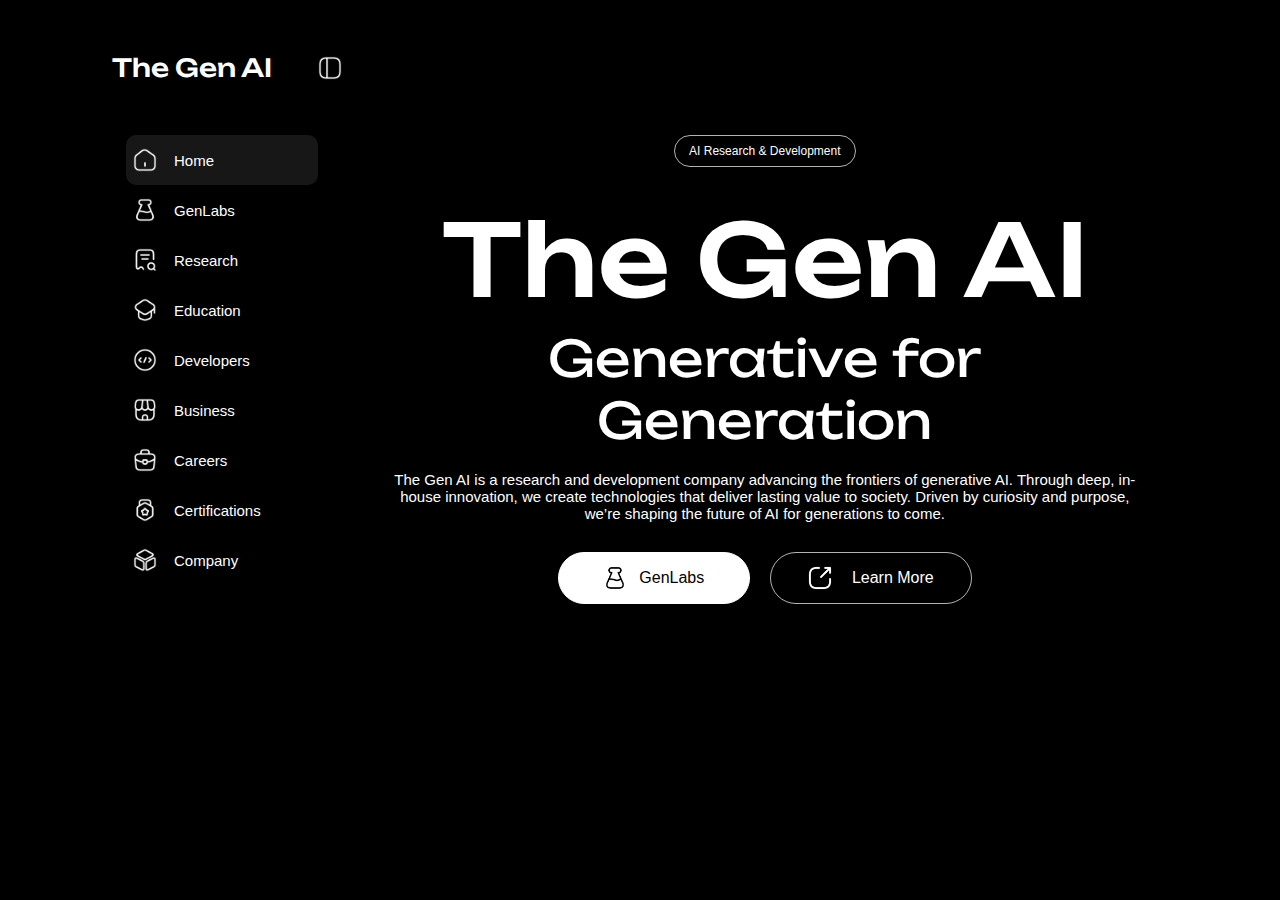
<file: index.html>
<html>
<html>
<head>
  
    <link rel="stylesheet" href="style.css">
    <title>The Gen AI</title>
</head>
<body>
    <div class="box">
        <div class="appaside" id="appaside">
            <div class="asidebar">
                <a href="index.html">
                    <div class="asidetab" id="mainpage">
                        <div class="asideicon">
                            <img src="icon/icon1.png" alt="">
                        </div>
                        <div class="asidetext">
                            Home
                        </div>
                    </div>
                </a>
                <a href="genlabs.html">
                    <div class="asidetab">
                        <div class="asideicon">
                            <img src="icon/icon2.png" alt="">
                        </div>
                        <div class="asidetext">
                            GenLabs
                        </div>
                    </div>
                </a>
                <a href="research.html">
                    <div class="asidetab">
                        <div class="asideicon">
                            <img src="icon/icon3.png" alt="">
                        </div>
                        <div class="asidetext">
                            Research
                        </div>
                    </div>
                </a>
                <a href="education.html">
                    <div class="asidetab">
                        <div class="asideicon">
                            <img src="icon/icon4.png" alt="">
                        </div>
                        <div class="asidetext">
                            Education
                        </div>
                    </div>
                </a>
                <a href="developers.html">
                    <div class="asidetab">
                        <div class="asideicon">
                            <img src="icon/icon5.png" alt="">
                        </div>
                        <div class="asidetext">
                            Developers
                        </div>
                    </div>
                </a>
                <a href="business.html">
                    <div class="asidetab">
                        <div class="asideicon">
                            <img src="icon/icon6.png" alt="">
                        </div>
                        <div class="asidetext">
                            Business
                        </div>
                    </div>
                </a>
                <a href="careers.html">
                    <div class="asidetab">
                        <div class="asideicon">
                            <img src="icon/icon7.png" alt="">
                        </div>
                        <div class="asidetext">
                            Careers
                        </div>
                    </div>
                </a>
                <a href="certifications.html">
                    <div class="asidetab">
                        <div class="asideicon">
                            <img src="icon/icon8.png" alt="">
                        </div>
                        <div class="asidetext">
                            Certifications
                        </div>
                    </div>
                </a>
                <a href="company.html">
                    <div class="asidetab">
                        <div class="asideicon">
                            <img src="icon/icon9.png" alt="">
                        </div>
                        <div class="asidetext">
                            Company
                        </div>
                    </div>
                </a>
        
            </div>
        </div>
        <div class="shadow"></div>
        <div class="nav">
            <div class="logo">
                <a href="index.html">
                    The Gen AI
                </a>
                <div class="navbtn">
                    <img src="icon/grid-4.png" id="openBtn">
                    <img src="icon/grid-4.png" id="closeBtn">

                </div>

                <div class="appnavbtn">
                    <img src="icon/grid-4.png" id="opnbtn">
                    <img src="icon/grid-4.png" id="clsbtn">

                </div>



            </div>
            <div class="spacebar"></div>
            <div class="sidenav">
               
            </div>
        </div>
        <div class="base">
            <div class="aside" id="aside">
                <div class="asidebar">
                    <a href="index.html">
                        <div class="asidetab" id="mainpage">
                            <div class="asideicon">
                                <img src="icon/icon1.png" alt="">
                            </div>
                            <div class="asidetext">
                                Home
                            </div>
                        </div>
                    </a>
                    <a href="genlabs.html">
                        <div class="asidetab">
                            <div class="asideicon">
                                <img src="icon/icon2.png" alt="">
                            </div>
                            <div class="asidetext">
                                GenLabs
                            </div>
                        </div>
                    </a>
                    <a href="research.html">
                        <div class="asidetab">
                            <div class="asideicon">
                                <img src="icon/icon3.png" alt="">
                            </div>
                            <div class="asidetext">
                                Research
                            </div>
                        </div>
                    </a>
                    <a href="education.html">
                        <div class="asidetab">
                            <div class="asideicon">
                                <img src="icon/icon4.png" alt="">
                            </div>
                            <div class="asidetext">
                                Education
                            </div>
                        </div>
                    </a>
                    <a href="developers.html">
                        <div class="asidetab">
                            <div class="asideicon">
                                <img src="icon/icon5.png" alt="">
                            </div>
                            <div class="asidetext">
                                Developers
                            </div>
                        </div>
                    </a>
                    <a href="business.html">
                        <div class="asidetab">
                            <div class="asideicon">
                                <img src="icon/icon6.png" alt="">
                            </div>
                            <div class="asidetext">
                                Business
                            </div>
                        </div>
                    </a>
                    <a href="careers.html">
                        <div class="asidetab">
                            <div class="asideicon">
                                <img src="icon/icon7.png" alt="">
                            </div>
                            <div class="asidetext">
                                Careers
                            </div>
                        </div>
                    </a>
                    <a href="certifications.html">
                        <div class="asidetab">
                            <div class="asideicon">
                                <img src="icon/icon8.png" alt="">
                            </div>
                            <div class="asidetext">
                                Certifications
                            </div>
                        </div>
                    </a>
                    <a href="company.html">
                        <div class="asidetab">
                            <div class="asideicon">
                                <img src="icon/icon9.png" alt="">
                            </div>
                            <div class="asidetext">
                                Company
                            </div>
                        </div>
                    </a>

                </div>
            </div>
            
        
        
        
        
        
    
           <div class="content" id="content">


                <div class="homepage">
                    <div class="home1">
                        <div class="presentertab">
                            AI Research & Development
                        </div>
                        <div class="brandname">
                            The Gen AI
                        </div>
                        <div class="brandtagline">
                            Generative for Generation
                        </div>
                        <div class="brandinfo">
                            The Gen AI is a research and development company advancing the frontiers of generative AI. Through deep, in-house innovation, we create technologies that deliver lasting value to society. Driven by curiosity and purpose, we’re shaping the future of AI for generations to come.                       
                         </div>
                         <div class="brandbtnbox">
                           <a href="genlabs.html">
                             <div class="brandbtn1">
                                <div class="brandbtnicon">
                                    <img src="icon/icon13.png" alt="">
                                </div>
                                <div class="brandbtntext">
                                    GenLabs
                                </div>
                            </div>
                           </a>
                           <a href="company.html">
                            <div class="brandbtn">
                                <div class="brandbtnicon">
                                    <img src="icon/icon10.png" alt="">
                                </div>
                                <div class="brandbtntext">
                                    Learn More
                                </div>
                            </div>
                           </a>
                         </div>
                    </div>
                </div>


            </div>


        
        
        
        
        
        
        
        
        
        </div>
    </div>
    <script>
        const openBtn = document.getElementById('openBtn');
        const closeBtn = document.getElementById('closeBtn');
        const aside = document.getElementById('aside');
        const content = document.getElementById('content');


        openBtn.onclick = () => {
        aside.style.width = "0%";
        aside.style.opacity = "0";
        content.style.justifyContent = "center";
        content.style.width = "80%";
        aside.style.transition = "0.3s";
        content.style.transition= "0.3s";
        closeBtn.style.width = "24px";
        closeBtn.style.height = "24px";
        

        };

        closeBtn.onclick = () => {
            aside.style.width = "30%";
            aside.style.opacity = "1";

            content.style.width = "70%";
            content.style.justifyContent = "left";
            aside.style.transition = "0.3s";
            content.style.transition= "0.3s";
            closeBtn.style.width = "0px";
            closeBtn.style.height = "0px";
            };

            const opnbtn = document.getElementById('opnbtn');
        const clsbtn = document.getElementById('clsbtn');
        const appaside = document.getElementById('appaside');

        opnbtn.onclick = () => {
        appaside.style.transform = "translate(0%)";
        appaside.style.transition = "0.3s";
        clsbtn.style.width = "50px";
        clsbtn.style.height = "50px";
        };

        clsbtn.onclick = () => {
        appaside.style.transform = "translate(-100%)";
        appaside.style.transition = "0.3s";
        clsbtn.style.width = "0px";
        clsbtn.style.height = "0px";
        };



    </script>
</body>
</html>
</file>
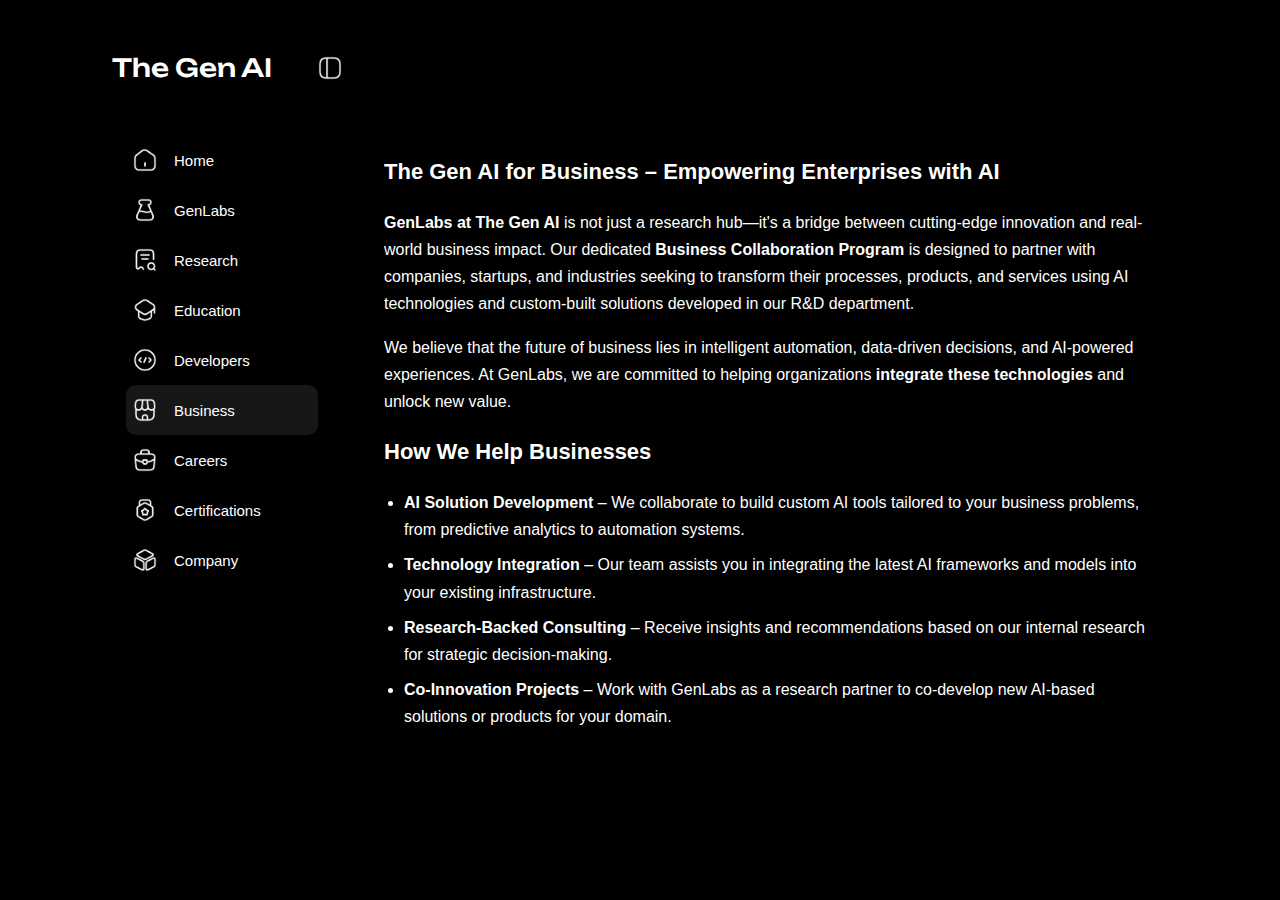
<file: business.html>
<html>
<html>
<head>
  
    <link rel="stylesheet" href="style.css">
    <title>The Gen AI</title>
</head>
<body>
    <div class="box">
        <div class="appaside" id="appaside">
            <div class="asidebar">
                <a href="index.html">
                    <div class="asidetab">
                        <div class="asideicon">
                            <img src="icon/icon1.png" alt="">
                        </div>
                        <div class="asidetext">
                            Home
                        </div>
                    </div>
                </a>
                <a href="genlabs.html">
                    <div class="asidetab">
                        <div class="asideicon">
                            <img src="icon/icon2.png" alt="">
                        </div>
                        <div class="asidetext">
                            GenLabs
                        </div>
                    </div>
                </a>
                <a href="research.html">
                    <div class="asidetab">
                        <div class="asideicon">
                            <img src="icon/icon3.png" alt="">
                        </div>
                        <div class="asidetext">
                            Research
                        </div>
                    </div>
                </a>
                <a href="education.html">
                    <div class="asidetab">
                        <div class="asideicon">
                            <img src="icon/icon4.png" alt="">
                        </div>
                        <div class="asidetext">
                            Education
                        </div>
                    </div>
                </a>
                <a href="developers.html">
                    <div class="asidetab">
                        <div class="asideicon">
                            <img src="icon/icon5.png" alt="">
                        </div>
                        <div class="asidetext">
                            Developers
                        </div>
                    </div>
                </a>
                <a href="business.html">
                    <div class="asidetab" id="mainpage">
                        <div class="asideicon">
                            <img src="icon/icon6.png" alt="">
                        </div>
                        <div class="asidetext">
                            Business
                        </div>
                    </div>
                </a>
                <a href="careers.html">
                    <div class="asidetab">
                        <div class="asideicon">
                            <img src="icon/icon7.png" alt="">
                        </div>
                        <div class="asidetext">
                            Careers
                        </div>
                    </div>
                </a>
                <a href="certifications.html">
                    <div class="asidetab">
                        <div class="asideicon">
                            <img src="icon/icon8.png" alt="">
                        </div>
                        <div class="asidetext">
                            Certifications
                        </div>
                    </div>
                </a>
                <a href="company.html">
                    <div class="asidetab">
                        <div class="asideicon">
                            <img src="icon/icon9.png" alt="">
                        </div>
                        <div class="asidetext">
                            Company
                        </div>
                    </div>
                </a>
        
            </div>
        </div>
        <div class="shadow"></div>
        <div class="nav">
            <div class="logo">
                <a href="index.html">
                    The Gen AI
                </a>
                <div class="navbtn">
                    <img src="icon/grid-4.png" id="openBtn">
                    <img src="icon/grid-4.png" id="closeBtn">

                </div>

                <div class="appnavbtn">
                    <img src="icon/grid-4.png" id="opnbtn">
                    <img src="icon/grid-4.png" id="clsbtn">

                </div>



            </div>
            <div class="spacebar"></div>
            <div class="sidenav">
               
            </div>
        </div>
        <div class="base">
            <div class="aside" id="aside">
                <div class="asidebar">
                    <a href="index.html">
                        <div class="asidetab">
                            <div class="asideicon">
                                <img src="icon/icon1.png" alt="">
                            </div>
                            <div class="asidetext">
                                Home
                            </div>
                        </div>
                    </a>
                    <a href="genlabs.html">
                        <div class="asidetab">
                            <div class="asideicon">
                                <img src="icon/icon2.png" alt="">
                            </div>
                            <div class="asidetext">
                                GenLabs
                            </div>
                        </div>
                    </a>
                    <a href="research.html">
                        <div class="asidetab">
                            <div class="asideicon">
                                <img src="icon/icon3.png" alt="">
                            </div>
                            <div class="asidetext">
                                Research
                            </div>
                        </div>
                    </a>
                    <a href="education.html">
                        <div class="asidetab">
                            <div class="asideicon">
                                <img src="icon/icon4.png" alt="">
                            </div>
                            <div class="asidetext">
                                Education
                            </div>
                        </div>
                    </a>
                    <a href="developers.html">
                        <div class="asidetab">
                            <div class="asideicon">
                                <img src="icon/icon5.png" alt="">
                            </div>
                            <div class="asidetext">
                                Developers
                            </div>
                        </div>
                    </a>
                    <a href="business.html">
                        <div class="asidetab" id="mainpage">
                            <div class="asideicon">
                                <img src="icon/icon6.png" alt="">
                            </div>
                            <div class="asidetext">
                                Business
                            </div>
                        </div>
                    </a>
                    <a href="careers.html">
                        <div class="asidetab">
                            <div class="asideicon">
                                <img src="icon/icon7.png" alt="">
                            </div>
                            <div class="asidetext">
                                Careers
                            </div>
                        </div>
                    </a>
                    <a href="certifications.html">
                        <div class="asidetab">
                            <div class="asideicon">
                                <img src="icon/icon8.png" alt="">
                            </div>
                            <div class="asidetext">
                                Certifications
                            </div>
                        </div>
                    </a>
                    <a href="company.html">
                        <div class="asidetab">
                            <div class="asideicon">
                                <img src="icon/icon9.png" alt="">
                            </div>
                            <div class="asidetext">
                                Company
                            </div>
                        </div>
                    </a>

                </div>
            </div>
            <div class="content" id="content">


                <div class="contentpage">
                    


                    <div class="pagedoc">



                        <h2>The Gen AI for Business – Empowering Enterprises with AI</h2>

                        <p><strong>GenLabs at The Gen AI</strong> is not just a research hub—it's a bridge between cutting-edge innovation and real-world business impact. Our dedicated <strong>Business Collaboration Program</strong> is designed to partner with companies, startups, and industries seeking to transform their processes, products, and services using AI technologies and custom-built solutions developed in our R&D department.</p>
                    
                        <p>We believe that the future of business lies in intelligent automation, data-driven decisions, and AI-powered experiences. At GenLabs, we are committed to helping organizations <strong>integrate these technologies</strong> and unlock new value.</p>
                    
                        <h2>How We Help Businesses</h2>
                        <ul>
                            <li><strong>AI Solution Development</strong> – We collaborate to build custom AI tools tailored to your business problems, from predictive analytics to automation systems.</li>
                            <li><strong>Technology Integration</strong> – Our team assists you in integrating the latest AI frameworks and models into your existing infrastructure.</li>
                            <li><strong>Research-Backed Consulting</strong> – Receive insights and recommendations based on our internal research for strategic decision-making.</li>
                            <li><strong>Co-Innovation Projects</strong> – Work with GenLabs as a research partner to co-develop new AI-based solutions or products for your domain.</li>
                            <li><strong>Training & Workshops</strong> – Upskill your workforce through our custom-designed AI workshops and bootcamps for business teams.</li>
                        </ul>
                    
                        <h2>Industries We Work With</h2>
                        <ul>
                            <li>Retail and E-commerce</li>
                            <li>Healthcare and Diagnostics</li>
                            <li>Banking, Finance, and Insurance</li>
                            <li>Manufacturing and Automation</li>
                            <li>Logistics and Supply Chain</li>
                            <li>Education and EdTech</li>
                            <li>Real Estate, Hospitality, and more</li>
                        </ul>
                    
                        <h2>Why Partner with GenLabs?</h2>
                        <ul>
                            <li><strong>Deep R&D Expertise</strong> – Access to our in-house GenLabs team working on the frontlines of AI innovation.</li>
                            <li><strong>Custom-Tailored AI</strong> – No generic tools—everything is built with your business problem in mind.</li>
                            <li><strong>Early Access to Innovation</strong> – Be the first to use and apply our latest research and development outputs.</li>
                            <li><strong>Long-Term Partnership</strong> – We work not just as vendors but as strategic technology partners.</li>
                        </ul>
                    
                        <h2>Co-Development & Licensing Opportunities</h2>
                        <p>We also offer <strong>licensing models</strong> for our AI products and technologies. If your business wants to adopt our research-driven models for internal or commercial use, we provide flexible plans.</p>
                    
                        <p>Interested in <strong>co-developing a new AI solution?</strong> Let’s bring your idea to life together, powered by GenLabs innovation and your business expertise.</p>
                    
                        <h2>Let’s Collaborate</h2>
                        <p>Whether you're a startup looking to scale smart or an enterprise looking to innovate—GenLabs is your AI partner. We’re excited to collaborate with forward-thinking businesses who want to drive impact using the power of artificial intelligence.</p>
                    
                        <p>Get in touch with our business collaboration team at:  
                            <br>
                            <br><span class="email">business@thegenai.in</span>
                        </p>
                    



                    </div>




                </div>


            </div>
        </div>
    </div>
    <script>
        const openBtn = document.getElementById('openBtn');
        const closeBtn = document.getElementById('closeBtn');
        const aside = document.getElementById('aside');
        const content = document.getElementById('content');


        openBtn.onclick = () => {
        aside.style.width = "0%";
        aside.style.opacity = "0";
        content.style.justifyContent = "center";
        content.style.width = "80%";
        aside.style.transition = "0.3s";
        content.style.transition= "0.3s";
        closeBtn.style.width = "24px";
        closeBtn.style.height = "24px";
        

        };

        closeBtn.onclick = () => {
            aside.style.width = "30%";
            aside.style.opacity = "1";

            content.style.width = "70%";
            content.style.justifyContent = "left";
            aside.style.transition = "0.3s";
            content.style.transition= "0.3s";
            closeBtn.style.width = "0px";
            closeBtn.style.height = "0px";
            };

            const opnbtn = document.getElementById('opnbtn');
        const clsbtn = document.getElementById('clsbtn');
        const appaside = document.getElementById('appaside');

        opnbtn.onclick = () => {
        appaside.style.transform = "translate(0%)";
        appaside.style.transition = "0.3s";
        clsbtn.style.width = "50px";
        clsbtn.style.height = "50px";
        };

        clsbtn.onclick = () => {
        appaside.style.transform = "translate(-100%)";
        appaside.style.transition = "0.3s";
        clsbtn.style.width = "0px";
        clsbtn.style.height = "0px";
        };



    </script>
</body>
</html>
</file>
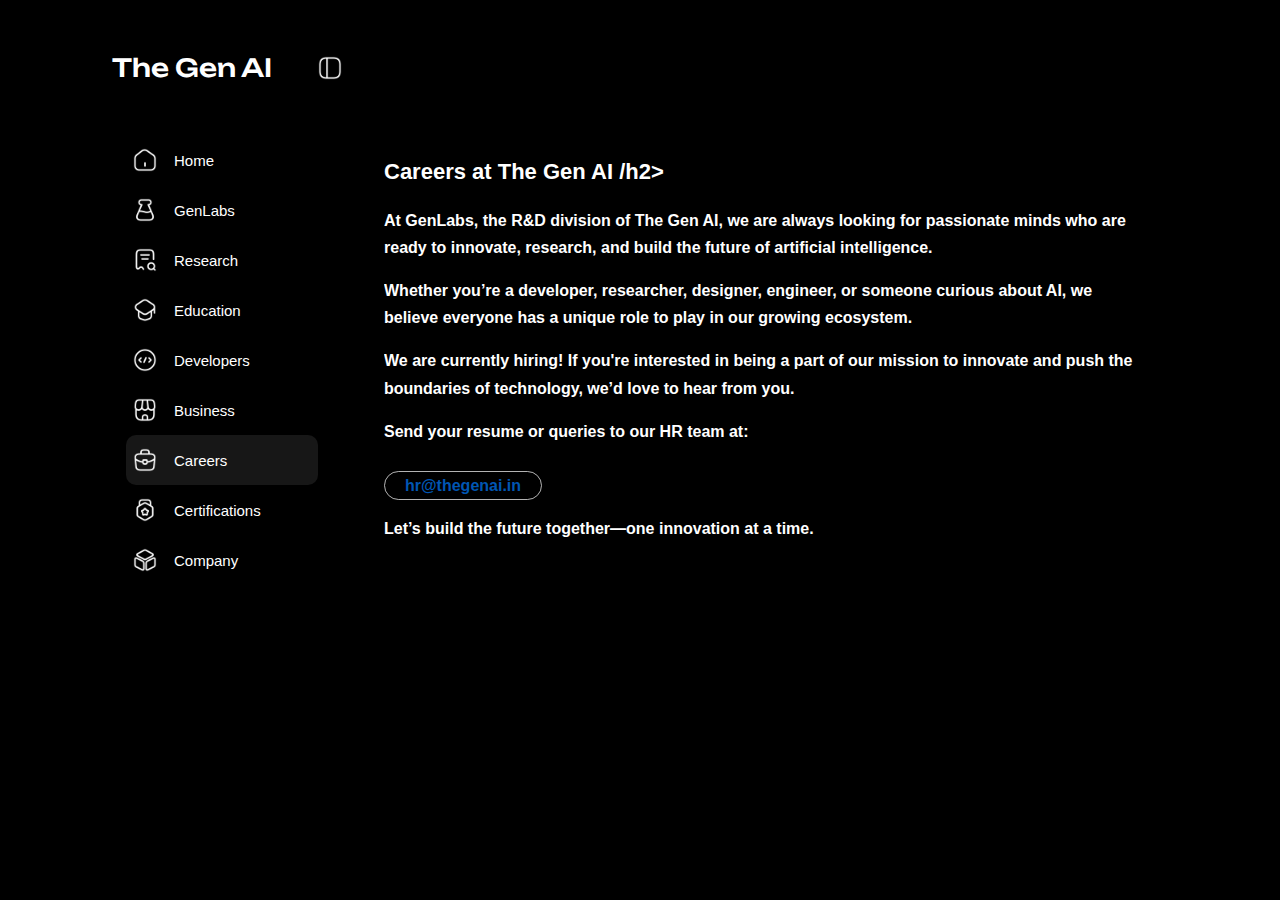
<file: careers.html>
<html>
<html>
<head>
  
    <link rel="stylesheet" href="style.css">
    <title>The Gen AI</title>
</head>
<body>
    <div class="box">
        <div class="appaside" id="appaside">
            <div class="asidebar">
                <a href="index.html">
                    <div class="asidetab">
                        <div class="asideicon">
                            <img src="icon/icon1.png" alt="">
                        </div>
                        <div class="asidetext">
                            Home
                        </div>
                    </div>
                </a>
                <a href="genlabs.html">
                    <div class="asidetab">
                        <div class="asideicon">
                            <img src="icon/icon2.png" alt="">
                        </div>
                        <div class="asidetext">
                            GenLabs
                        </div>
                    </div>
                </a>
                <a href="research.html">
                    <div class="asidetab">
                        <div class="asideicon">
                            <img src="icon/icon3.png" alt="">
                        </div>
                        <div class="asidetext">
                            Research
                        </div>
                    </div>
                </a>
                <a href="education.html">
                    <div class="asidetab">
                        <div class="asideicon">
                            <img src="icon/icon4.png" alt="">
                        </div>
                        <div class="asidetext">
                            Education
                        </div>
                    </div>
                </a>
                <a href="developers.html">
                    <div class="asidetab">
                        <div class="asideicon">
                            <img src="icon/icon5.png" alt="">
                        </div>
                        <div class="asidetext">
                            Developers
                        </div>
                    </div>
                </a>
                <a href="business.html">
                    <div class="asidetab">
                        <div class="asideicon">
                            <img src="icon/icon6.png" alt="">
                        </div>
                        <div class="asidetext">
                            Business
                        </div>
                    </div>
                </a>
                <a href="careers.html">
                    <div class="asidetab">
                        <div class="asideicon">
                            <img src="icon/icon7.png" alt="">
                        </div>
                        <div class="asidetext">
                            Careers
                        </div>
                    </div>
                </a>
                <a href="certifications.html">
                    <div class="asidetab">
                        <div class="asideicon">
                            <img src="icon/icon8.png" alt="">
                        </div>
                        <div class="asidetext">
                            Certifications
                        </div>
                    </div>
                </a>
                <a href="company.html">
                    <div class="asidetab" id="mainpage">
                        <div class="asideicon">
                            <img src="icon/icon9.png" alt="">
                        </div>
                        <div class="asidetext">
                            Company
                        </div>
                    </div>
                </a>
        
            </div>
        </div>
        <div class="shadow"></div>
        <div class="nav">
            <div class="logo">
                <a href="index.html">
                    The Gen AI
                </a>
                <div class="navbtn">
                    <img src="icon/grid-4.png" id="openBtn">
                    <img src="icon/grid-4.png" id="closeBtn">

                </div>

                <div class="appnavbtn">
                    <img src="icon/grid-4.png" id="opnbtn">
                    <img src="icon/grid-4.png" id="clsbtn">

                </div>



            </div>
            <div class="spacebar"></div>
            <div class="sidenav">
               
            </div>
        </div>
        <div class="base">
            <div class="aside" id="aside">
                <div class="asidebar">
                    <a href="index.html">
                        <div class="asidetab">
                            <div class="asideicon">
                                <img src="icon/icon1.png" alt="">
                            </div>
                            <div class="asidetext">
                                Home
                            </div>
                        </div>
                    </a>
                    <a href="genlabs.html">
                        <div class="asidetab">
                            <div class="asideicon">
                                <img src="icon/icon2.png" alt="">
                            </div>
                            <div class="asidetext">
                                GenLabs
                            </div>
                        </div>
                    </a>
                    <a href="research.html">
                        <div class="asidetab">
                            <div class="asideicon">
                                <img src="icon/icon3.png" alt="">
                            </div>
                            <div class="asidetext">
                                Research
                            </div>
                        </div>
                    </a>
                    <a href="education.html">
                        <div class="asidetab">
                            <div class="asideicon">
                                <img src="icon/icon4.png" alt="">
                            </div>
                            <div class="asidetext">
                                Education
                            </div>
                        </div>
                    </a>
                    <a href="developers.html">
                        <div class="asidetab">
                            <div class="asideicon">
                                <img src="icon/icon5.png" alt="">
                            </div>
                            <div class="asidetext">
                                Developers
                            </div>
                        </div>
                    </a>
                    <a href="business.html">
                        <div class="asidetab">
                            <div class="asideicon">
                                <img src="icon/icon6.png" alt="">
                            </div>
                            <div class="asidetext">
                                Business
                            </div>
                        </div>
                    </a>
                    <a href="careers.html">
                        <div class="asidetab" id="mainpage">
                            <div class="asideicon">
                                <img src="icon/icon7.png" alt="">
                            </div>
                            <div class="asidetext">
                                Careers
                            </div>
                        </div>
                    </a>
                    <a href="certifications.html">
                        <div class="asidetab">
                            <div class="asideicon">
                                <img src="icon/icon8.png" alt="">
                            </div>
                            <div class="asidetext">
                                Certifications
                            </div>
                        </div>
                    </a>
                    <a href="company.html">
                        <div class="asidetab">
                            <div class="asideicon">
                                <img src="icon/icon9.png" alt="">
                            </div>
                            <div class="asidetext">
                                Company
                            </div>
                        </div>
                    </a>

                </div>
            </div>
            <div class="content" id="content">


                <div class="contentpage">
                    
    <h2>Careers at The Gen AI /h2>

    <p>At <strong>GenLabs, the R&D division of The Gen AI</strong>, we are always looking for passionate minds who are ready to innovate, research, and build the future of artificial intelligence.</p>

    <p>Whether you’re a developer, researcher, designer, engineer, or someone curious about AI, we believe everyone has a unique role to play in our growing ecosystem.</p>

    <p><strong>We are currently hiring!</strong> If you're interested in being a part of our mission to innovate and push the boundaries of technology, we’d love to hear from you.</p>

    <p>Send your resume or queries to our HR team at:  
        <br>
        <br><span class="email">hr@thegenai.in</span>
    </p>

    <p>Let’s build the future together—one innovation at a time.</p>

                </div>


            </div>
        </div>
    </div>
    <script>
        const openBtn = document.getElementById('openBtn');
        const closeBtn = document.getElementById('closeBtn');
        const aside = document.getElementById('aside');
        const content = document.getElementById('content');


        openBtn.onclick = () => {
        aside.style.width = "0%";
        aside.style.opacity = "0";
        content.style.justifyContent = "center";
        content.style.width = "80%";
        aside.style.transition = "0.3s";
        content.style.transition= "0.3s";
        closeBtn.style.width = "24px";
        closeBtn.style.height = "24px";
        

        };

        closeBtn.onclick = () => {
            aside.style.width = "30%";
            aside.style.opacity = "1";

            content.style.width = "70%";
            content.style.justifyContent = "left";
            aside.style.transition = "0.3s";
            content.style.transition= "0.3s";
            closeBtn.style.width = "0px";
            closeBtn.style.height = "0px";
            };

            const opnbtn = document.getElementById('opnbtn');
        const clsbtn = document.getElementById('clsbtn');
        const appaside = document.getElementById('appaside');

        opnbtn.onclick = () => {
        appaside.style.transform = "translate(0%)";
        appaside.style.transition = "0.3s";
        clsbtn.style.width = "50px";
        clsbtn.style.height = "50px";
        };

        clsbtn.onclick = () => {
        appaside.style.transform = "translate(-100%)";
        appaside.style.transition = "0.3s";
        clsbtn.style.width = "0px";
        clsbtn.style.height = "0px";
        };



    </script>
</body>
</html>
</file>
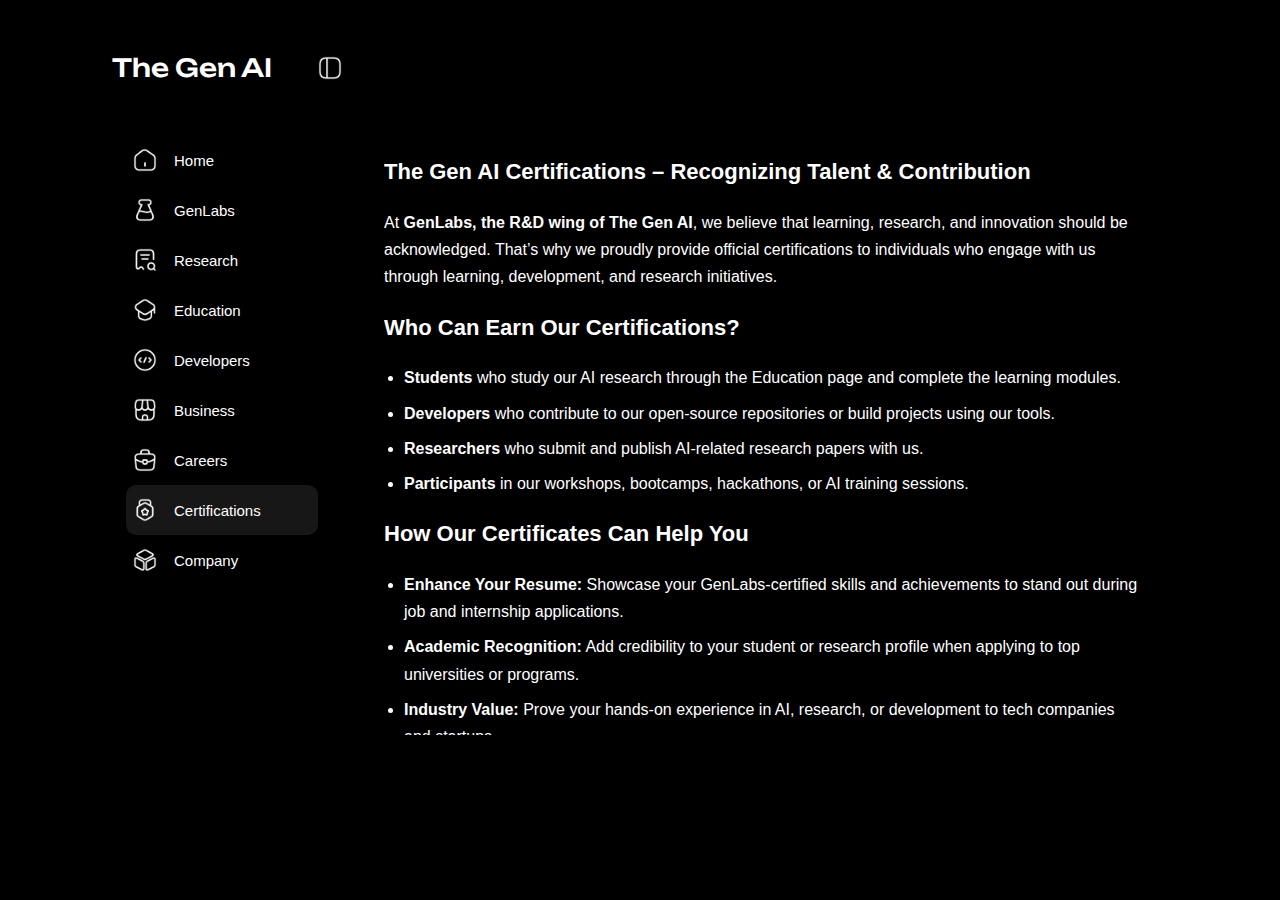
<file: certifications.html>
<html>
<html>
<head>
  
    <link rel="stylesheet" href="style.css">
    <title>The Gen AI</title>
</head>
<body>
    <div class="box">


        <div class="appaside" id="appaside">
            <div class="asidebar">
                <a href="index.html">
                    <div class="asidetab">
                        <div class="asideicon">
                            <img src="icon/icon1.png" alt="">
                        </div>
                        <div class="asidetext">
                            Home
                        </div>
                    </div>
                </a>
                <a href="genlabs.html">
                    <div class="asidetab">
                        <div class="asideicon">
                            <img src="icon/icon2.png" alt="">
                        </div>
                        <div class="asidetext">
                            GenLabs
                        </div>
                    </div>
                </a>
                <a href="research.html">
                    <div class="asidetab">
                        <div class="asideicon">
                            <img src="icon/icon3.png" alt="">
                        </div>
                        <div class="asidetext">
                            Research
                        </div>
                    </div>
                </a>
                <a href="education.html">
                    <div class="asidetab">
                        <div class="asideicon">
                            <img src="icon/icon4.png" alt="">
                        </div>
                        <div class="asidetext">
                            Education
                        </div>
                    </div>
                </a>
                <a href="developers.html">
                    <div class="asidetab">
                        <div class="asideicon">
                            <img src="icon/icon5.png" alt="">
                        </div>
                        <div class="asidetext">
                            Developers
                        </div>
                    </div>
                </a>
                <a href="business.html">
                    <div class="asidetab">
                        <div class="asideicon">
                            <img src="icon/icon6.png" alt="">
                        </div>
                        <div class="asidetext">
                            Business
                        </div>
                    </div>
                </a>
                <a href="careers.html">
                    <div class="asidetab">
                        <div class="asideicon">
                            <img src="icon/icon7.png" alt="">
                        </div>
                        <div class="asidetext">
                            Careers
                        </div>
                    </div>
                </a>
                <a href="certifications.html">
                    <div class="asidetab" id="mainpage">
                        <div class="asideicon">
                            <img src="icon/icon8.png" alt="">
                        </div>
                        <div class="asidetext">
                            Certifications
                        </div>
                    </div>
                </a>
                <a href="company.html">
                    <div class="asidetab">
                        <div class="asideicon">
                            <img src="icon/icon9.png" alt="">
                        </div>
                        <div class="asidetext">
                            Company
                        </div>
                    </div>
                </a>
        
            </div>
        </div>





        <div class="nav">
            <div class="logo">
                <a href="index.html">
                    The Gen AI
                </a>
                <div class="navbtn">
                    <img src="icon/grid-4.png" id="openBtn">
                    <img src="icon/grid-4.png" id="closeBtn">

                </div>

                <div class="appnavbtn">
                    <img src="icon/grid-4.png" id="opnbtn">
                    <img src="icon/grid-4.png" id="clsbtn">

                </div>


            </div>
            <div class="spacebar"></div>
            <div class="sidenav">
               
            </div>
        </div>
        <div class="base">
            <div class="aside" id="aside">
                <div class="asidebar">
                    <a href="index.html">
                        <div class="asidetab">
                            <div class="asideicon">
                                <img src="icon/icon1.png" alt="">
                            </div>
                            <div class="asidetext">
                                Home
                            </div>
                        </div>
                    </a>
                    <a href="genlabs.html">
                        <div class="asidetab">
                            <div class="asideicon">
                                <img src="icon/icon2.png" alt="">
                            </div>
                            <div class="asidetext">
                                GenLabs
                            </div>
                        </div>
                    </a>
                    <a href="research.html">
                        <div class="asidetab">
                            <div class="asideicon">
                                <img src="icon/icon3.png" alt="">
                            </div>
                            <div class="asidetext">
                                Research
                            </div>
                        </div>
                    </a>
                    <a href="education.html">
                        <div class="asidetab">
                            <div class="asideicon">
                                <img src="icon/icon4.png" alt="">
                            </div>
                            <div class="asidetext">
                                Education
                            </div>
                        </div>
                    </a>
                    <a href="developers.html">
                        <div class="asidetab">
                            <div class="asideicon">
                                <img src="icon/icon5.png" alt="">
                            </div>
                            <div class="asidetext">
                                Developers
                            </div>
                        </div>
                    </a>
                    <a href="business.html">
                        <div class="asidetab">
                            <div class="asideicon">
                                <img src="icon/icon6.png" alt="">
                            </div>
                            <div class="asidetext">
                                Business
                            </div>
                        </div>
                    </a>
                    <a href="careers.html">
                        <div class="asidetab">
                            <div class="asideicon">
                                <img src="icon/icon7.png" alt="">
                            </div>
                            <div class="asidetext">
                                Careers
                            </div>
                        </div>
                    </a>
                    <a href="certifications.html">
                        <div class="asidetab" id="mainpage">
                            <div class="asideicon">
                                <img src="icon/icon8.png" alt="">
                            </div>
                            <div class="asidetext">
                                Certifications
                            </div>
                        </div>
                    </a>
                    <a href="company.html">
                        <div class="asidetab">
                            <div class="asideicon">
                                <img src="icon/icon9.png" alt="">
                            </div>
                            <div class="asidetext">
                                Company
                            </div>
                        </div>
                    </a>

                </div>
            </div>
            <div class="content" id="content">


                <div class="contentpage">
                    




                    
    <h2>The Gen AI Certifications – Recognizing Talent & Contribution</h2>

    <p>At <strong>GenLabs, the R&D wing of The Gen AI</strong>, we believe that learning, research, and innovation should be acknowledged. That’s why we proudly provide official certifications to individuals who engage with us through learning, development, and research initiatives.</p>

    <h2>Who Can Earn Our Certifications?</h2>
    <ul>
        <li><strong>Students</strong> who study our AI research through the Education page and complete the learning modules.</li>
        <li><strong>Developers</strong> who contribute to our open-source repositories or build projects using our tools.</li>
        <li><strong>Researchers</strong> who submit and publish AI-related research papers with us.</li>
        <li><strong>Participants</strong> in our workshops, bootcamps, hackathons, or AI training sessions.</li>
    </ul>

 

    <h2>How Our Certificates Can Help You</h2>
    <ul>
        <li><strong>Enhance Your Resume:</strong> Showcase your GenLabs-certified skills and achievements to stand out during job and internship applications.</li>
        <li><strong>Academic Recognition:</strong> Add credibility to your student or research profile when applying to top universities or programs.</li>
        <li><strong>Industry Value:</strong> Prove your hands-on experience in AI, research, or development to tech companies and startups.</li>
        <li><strong>Global Credibility:</strong> Be recognized internationally as part of a growing AI research and innovation ecosystem.</li>
    </ul>

  


                </div>


            </div>
        </div>
    </div>
    <script>
        const openBtn = document.getElementById('openBtn');
        const closeBtn = document.getElementById('closeBtn');
        const aside = document.getElementById('aside');
        const content = document.getElementById('content');


        openBtn.onclick = () => {
        aside.style.width = "0%";
        aside.style.opacity = "0";
        content.style.justifyContent = "center";
        content.style.width = "80%";
        aside.style.transition = "0.3s";
        content.style.transition= "0.3s";
        closeBtn.style.width = "24px";
        closeBtn.style.height = "24px";
        

        };

        closeBtn.onclick = () => {
            aside.style.width = "30%";
            aside.style.opacity = "1";

            content.style.width = "70%";
            content.style.justifyContent = "left";
            aside.style.transition = "0.3s";
            content.style.transition= "0.3s";
            closeBtn.style.width = "0px";
            closeBtn.style.height = "0px";
            };

            const opnbtn = document.getElementById('opnbtn');
        const clsbtn = document.getElementById('clsbtn');
        const appaside = document.getElementById('appaside');

        opnbtn.onclick = () => {
        appaside.style.transform = "translate(0%)";
        appaside.style.transition = "0.3s";
        clsbtn.style.width = "50px";
        clsbtn.style.height = "50px";
        };

        clsbtn.onclick = () => {
        appaside.style.transform = "translate(-100%)";
        appaside.style.transition = "0.3s";
        clsbtn.style.width = "0px";
        clsbtn.style.height = "0px";
        };




    </script>
</body>
</html>
</file>
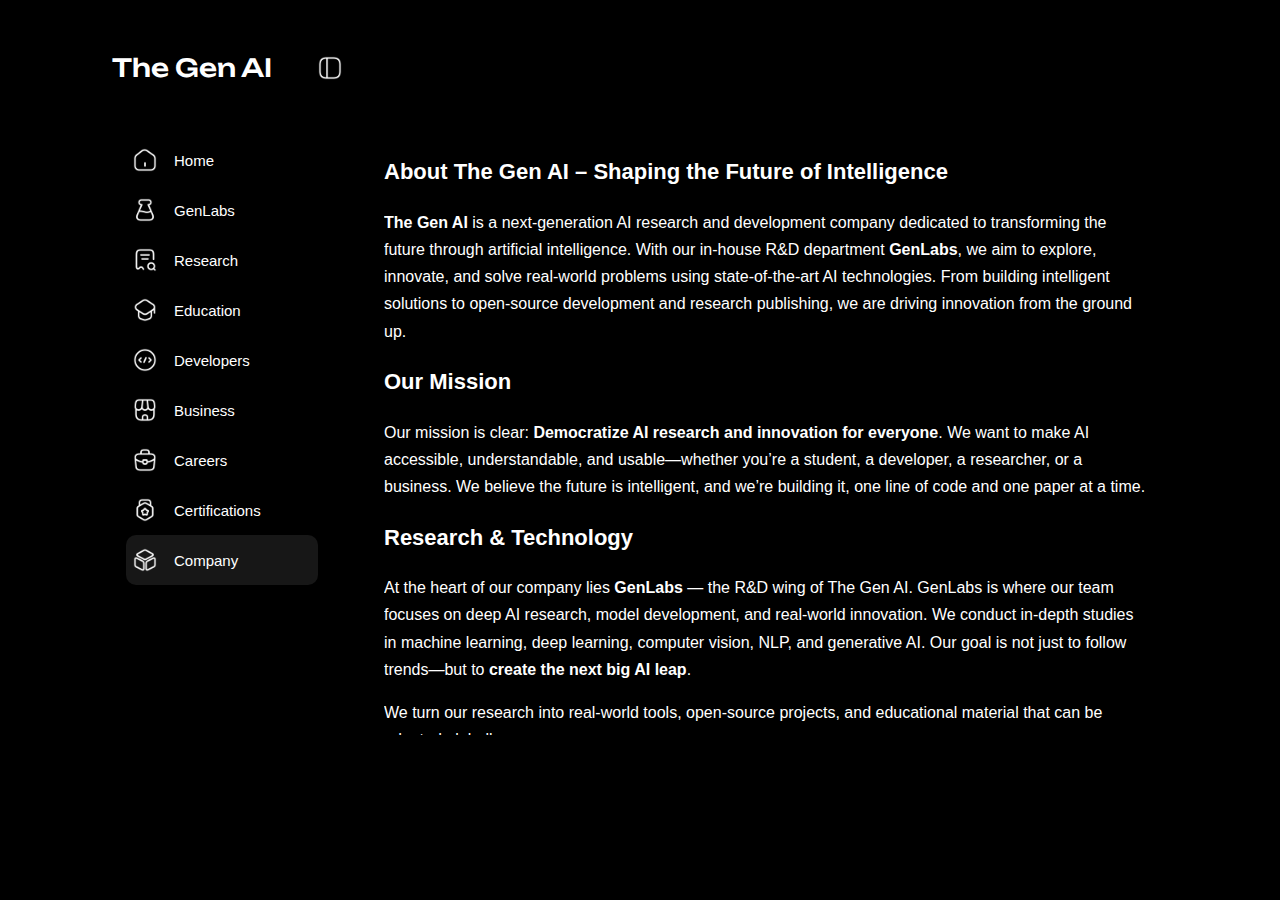
<file: company.html>
<html>
<html>
<head>
  
    <link rel="stylesheet" href="style.css">
    <title>The Gen AI</title>
</head>
<body>
    <div class="box">


<div class="appaside" id="appaside">
    <div class="asidebar">
        <a href="index.html">
            <div class="asidetab">
                <div class="asideicon">
                    <img src="icon/icon1.png" alt="">
                </div>
                <div class="asidetext">
                    Home
                </div>
            </div>
        </a>
        <a href="genlabs.html">
            <div class="asidetab">
                <div class="asideicon">
                    <img src="icon/icon2.png" alt="">
                </div>
                <div class="asidetext">
                    GenLabs
                </div>
            </div>
        </a>
        <a href="research.html">
            <div class="asidetab">
                <div class="asideicon">
                    <img src="icon/icon3.png" alt="">
                </div>
                <div class="asidetext">
                    Research
                </div>
            </div>
        </a>
        <a href="education.html">
            <div class="asidetab">
                <div class="asideicon">
                    <img src="icon/icon4.png" alt="">
                </div>
                <div class="asidetext">
                    Education
                </div>
            </div>
        </a>
        <a href="developers.html">
            <div class="asidetab">
                <div class="asideicon">
                    <img src="icon/icon5.png" alt="">
                </div>
                <div class="asidetext">
                    Developers
                </div>
            </div>
        </a>
        <a href="business.html">
            <div class="asidetab">
                <div class="asideicon">
                    <img src="icon/icon6.png" alt="">
                </div>
                <div class="asidetext">
                    Business
                </div>
            </div>
        </a>
        <a href="careers.html">
            <div class="asidetab">
                <div class="asideicon">
                    <img src="icon/icon7.png" alt="">
                </div>
                <div class="asidetext">
                    Careers
                </div>
            </div>
        </a>
        <a href="certifications.html">
            <div class="asidetab">
                <div class="asideicon">
                    <img src="icon/icon8.png" alt="">
                </div>
                <div class="asidetext">
                    Certifications
                </div>
            </div>
        </a>
        <a href="company.html">
            <div class="asidetab" id="mainpage">
                <div class="asideicon">
                    <img src="icon/icon9.png" alt="">
                </div>
                <div class="asidetext">
                    Company
                </div>
            </div>
        </a>

    </div>
</div>




        <div class="nav">
            <div class="logo">
                <a href="index.html">
                    The Gen AI
                </a>
                <div class="navbtn">
                    <img src="icon/grid-4.png" id="openBtn">
                    <img src="icon/grid-4.png" id="closeBtn">

                </div>

                <div class="appnavbtn">
                    <img src="icon/grid-4.png" id="opnbtn">
                    <img src="icon/grid-4.png" id="clsbtn">

                </div>


            </div>
            <div class="spacebar"></div>
            <div class="sidenav">
               
            </div>
        </div>
        <div class="base">
            <div class="aside" id="aside">
                <div class="asidebar">
                    <a href="index.html">
                        <div class="asidetab">
                            <div class="asideicon">
                                <img src="icon/icon1.png" alt="">
                            </div>
                            <div class="asidetext">
                                Home
                            </div>
                        </div>
                    </a>
                    <a href="genlabs.html">
                        <div class="asidetab">
                            <div class="asideicon">
                                <img src="icon/icon2.png" alt="">
                            </div>
                            <div class="asidetext">
                                GenLabs
                            </div>
                        </div>
                    </a>
                    <a href="research.html">
                        <div class="asidetab">
                            <div class="asideicon">
                                <img src="icon/icon3.png" alt="">
                            </div>
                            <div class="asidetext">
                                Research
                            </div>
                        </div>
                    </a>
                    <a href="education.html">
                        <div class="asidetab">
                            <div class="asideicon">
                                <img src="icon/icon4.png" alt="">
                            </div>
                            <div class="asidetext">
                                Education
                            </div>
                        </div>
                    </a>
                    <a href="developers.html">
                        <div class="asidetab">
                            <div class="asideicon">
                                <img src="icon/icon5.png" alt="">
                            </div>
                            <div class="asidetext">
                                Developers
                            </div>
                        </div>
                    </a>
                    <a href="business.html">
                        <div class="asidetab">
                            <div class="asideicon">
                                <img src="icon/icon6.png" alt="">
                            </div>
                            <div class="asidetext">
                                Business
                            </div>
                        </div>
                    </a>
                    <a href="careers.html">
                        <div class="asidetab">
                            <div class="asideicon">
                                <img src="icon/icon7.png" alt="">
                            </div>
                            <div class="asidetext">
                                Careers
                            </div>
                        </div>
                    </a>
                    <a href="certifications.html">
                        <div class="asidetab">
                            <div class="asideicon">
                                <img src="icon/icon8.png" alt="">
                            </div>
                            <div class="asidetext">
                                Certifications
                            </div>
                        </div>
                    </a>
                    <a href="company.html">
                        <div class="asidetab" id="mainpage">
                            <div class="asideicon">
                                <img src="icon/icon9.png" alt="">
                            </div>
                            <div class="asidetext">
                                Company
                            </div>
                        </div>
                    </a>

                </div>
            </div>
            <div class="content" id="content">


                <div class="contentpage">
                    




                    <h2>About The Gen AI – Shaping the Future of Intelligence</h2>

                    <p><strong>The Gen AI</strong> is a next-generation AI research and development company dedicated to transforming the future through artificial intelligence. With our in-house R&D department <strong>GenLabs</strong>, we aim to explore, innovate, and solve real-world problems using state-of-the-art AI technologies. From building intelligent solutions to open-source development and research publishing, we are driving innovation from the ground up.</p>
                  
                    <h2>Our Mission</h2>
                    <p>Our mission is clear: <strong>Democratize AI research and innovation for everyone</strong>. We want to make AI accessible, understandable, and usable—whether you’re a student, a developer, a researcher, or a business. We believe the future is intelligent, and we’re building it, one line of code and one paper at a time.</p>
                  
                    <h2>Research & Technology</h2>
                    <p>At the heart of our company lies <strong>GenLabs</strong> — the R&D wing of The Gen AI. GenLabs is where our team focuses on deep AI research, model development, and real-world innovation. We conduct in-depth studies in machine learning, deep learning, computer vision, NLP, and generative AI. Our goal is not just to follow trends—but to <strong>create the next big AI leap</strong>.</p>
                    <p>We turn our research into real-world tools, open-source projects, and educational material that can be adopted globally.</p>
                  
                    <h2>Message from Our Founder – Rohan R. Gupta</h2>
                    <p><strong>"The idea of The Gen AI was born from curiosity and a desire to break boundaries. I wanted to build a company that not only researched AI but used that knowledge to uplift students, developers, and businesses. GenLabs is our commitment to innovation and accessibility in AI research."</strong> – Rohan R. Gupta</p>
                  
                    <h2>Message from Our CEO – Yogesh Khandelwal</h2>
                    <p><strong>"I believe the true power of AI lies in how we educate and include people from all walks of life. Our vision at The Gen AI is to bridge the gap between knowledge and application. Through open learning, certification, development, and collaboration, we aim to create an inclusive AI-driven world."</strong> – Yogesh Khandelwal</p>
                  
                    <h2>Why We Started The Gen AI</h2>
                    <p>Both our founders realized that while AI was advancing rapidly, access to high-quality research, learning, and development opportunities was limited to a select few. They wanted to create a space where anyone—regardless of background—could explore, contribute, and grow in the world of AI.</p>
                  
                    <h2>Why You Should Join Us</h2>
                    <p>We welcome individuals from every domain and every background:</p>
                    <ul>
                      <li><strong>Students:</strong> Learn directly from our research work and gain certifications to boost your career.</li>
                      <li><strong>Developers:</strong> Contribute to or build upon our open-source tools and innovations.</li>
                      <li><strong>Researchers:</strong> Collaborate with us, publish papers, and participate in cutting-edge exploration.</li>
                      <li><strong>Entrepreneurs & Businesses:</strong> Partner with us to implement AI in your processes or co-develop solutions.</li>
                    </ul>
                    <p>If you have passion, curiosity, and the hunger to innovate—this is your place.</p>
                  
                    <h2>Our Culture</h2>
                    <p>At The Gen AI, we foster a culture of:</p>
                    <ul>
                      <li><strong>Openness</strong> – Share knowledge, collaborate across disciplines, and grow together.</li>
                      <li><strong>Creativity</strong> – Think beyond the obvious. Innovate boldly and solve real problems.</li>
                      <li><strong>Diversity</strong> – Every background and perspective is valued and welcomed.</li>
                      <li><strong>Continuous Learning</strong> – Whether you're a beginner or expert, there’s always room to grow here.</li>
                      <li><strong>Impact</strong> – Build solutions that matter, research that contributes, and education that empowers.</li>
                    </ul>
                  
                    <h2>Future Plans</h2>
                    <p>We’re just getting started. In the coming years, we aim to:</p>
                    <ul>
                      <li>Expand our R&D to work on AI for healthcare, climate, and education.</li>
                      <li>Launch online learning platforms and certification programs.</li>
                      <li>Build partnerships with global universities and businesses.</li>
                      <li>Host AI conferences, bootcamps, and hackathons to build a community of innovators.</li>
                      <li>Develop AI products that can be adopted globally for real-world impact.</li>
                    </ul>
                  
                    <p>Join us on this journey—whether you're here to learn, build, teach, or transform. Together, we are The Gen AI.</p>
                  




                </div>


            </div>
        </div>
    </div>
    <script>
        const openBtn = document.getElementById('openBtn');
        const closeBtn = document.getElementById('closeBtn');
        const aside = document.getElementById('aside');
        const content = document.getElementById('content');
  


        openBtn.onclick = () => {
        aside.style.width = "0%";
        aside.style.opacity = "0";
        content.style.justifyContent = "center";
        content.style.width = "80%";
        aside.style.transition = "0.3s";
        content.style.transition= "0.3s";
        closeBtn.style.width = "24px";
        closeBtn.style.height = "24px";
        

        };

        closeBtn.onclick = () => {
            aside.style.width = "30%";
            aside.style.opacity = "1";

            content.style.width = "70%";
            content.style.justifyContent = "left";
            aside.style.transition = "0.3s";
            content.style.transition= "0.3s";
            closeBtn.style.width = "0px";
            closeBtn.style.height = "0px";
            };

        const opnbtn = document.getElementById('opnbtn');
        const clsbtn = document.getElementById('clsbtn');
        const appaside = document.getElementById('appaside');

        opnbtn.onclick = () => {
        appaside.style.transform = "translate(0%)";
        appaside.style.transition = "0.3s";
        clsbtn.style.width = "50px";
        clsbtn.style.height = "50px";
        };

        clsbtn.onclick = () => {
        appaside.style.transform = "translate(-100%)";
        appaside.style.transition = "0.3s";
        clsbtn.style.width = "0px";
        clsbtn.style.height = "0px";
        };
    </script>
</body>
</html>
</file>
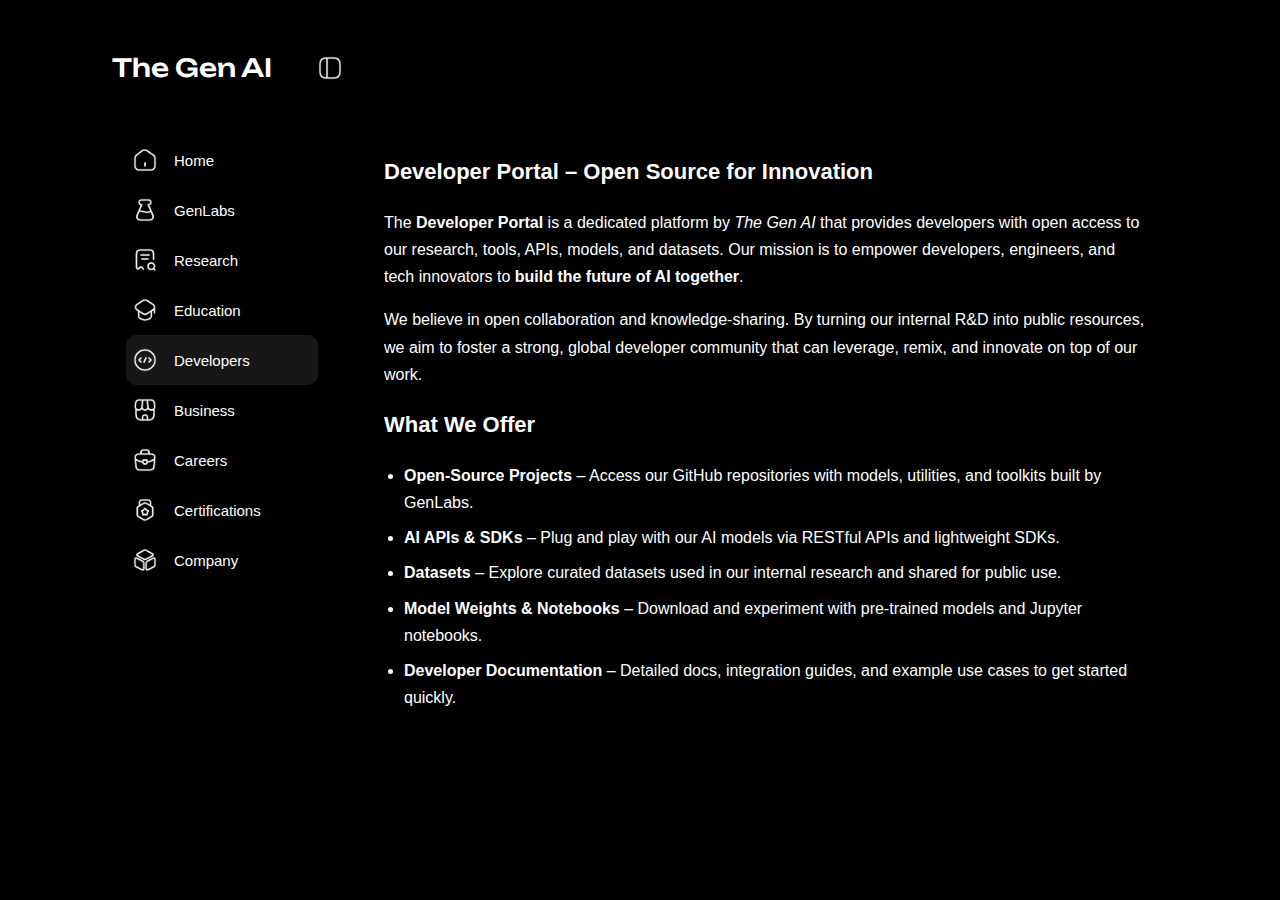
<file: developers.html>
<html>
<html>
<head>
  
    <link rel="stylesheet" href="style.css">
    <title>The Gen AI</title>
</head>
<body>
    <div class="box">
        <div class="appaside" id="appaside">
            <div class="asidebar">
                <a href="index.html">
                    <div class="asidetab">
                        <div class="asideicon">
                            <img src="icon/icon1.png" alt="">
                        </div>
                        <div class="asidetext">
                            Home
                        </div>
                    </div>
                </a>
                <a href="genlabs.html">
                    <div class="asidetab">
                        <div class="asideicon">
                            <img src="icon/icon2.png" alt="">
                        </div>
                        <div class="asidetext">
                            GenLabs
                        </div>
                    </div>
                </a>
                <a href="research.html">
                    <div class="asidetab">
                        <div class="asideicon">
                            <img src="icon/icon3.png" alt="">
                        </div>
                        <div class="asidetext">
                            Research
                        </div>
                    </div>
                </a>
                <a href="education.html">
                    <div class="asidetab">
                        <div class="asideicon">
                            <img src="icon/icon4.png" alt="">
                        </div>
                        <div class="asidetext">
                            Education
                        </div>
                    </div>
                </a>
                <a href="developers.html">
                    <div class="asidetab">
                        <div class="asideicon">
                            <img src="icon/icon5.png" alt="">
                        </div>
                        <div class="asidetext">
                            Developers
                        </div>
                    </div>
                </a>
                <a href="business.html">
                    <div class="asidetab">
                        <div class="asideicon">
                            <img src="icon/icon6.png" alt="">
                        </div>
                        <div class="asidetext">
                            Business
                        </div>
                    </div>
                </a>
                <a href="careers.html">
                    <div class="asidetab">
                        <div class="asideicon">
                            <img src="icon/icon7.png" alt="">
                        </div>
                        <div class="asidetext">
                            Careers
                        </div>
                    </div>
                </a>
                <a href="certifications.html">
                    <div class="asidetab">
                        <div class="asideicon">
                            <img src="icon/icon8.png" alt="">
                        </div>
                        <div class="asidetext">
                            Certifications
                        </div>
                    </div>
                </a>
                <a href="company.html">
                    <div class="asidetab" id="mainpage">
                        <div class="asideicon">
                            <img src="icon/icon9.png" alt="">
                        </div>
                        <div class="asidetext">
                            Company
                        </div>
                    </div>
                </a>
        
            </div>
        </div>
        <div class="shadow"></div>
        <div class="nav">
            <div class="logo">
                <a href="index.html">
                    The Gen AI
                </a>
                <div class="navbtn">
                    <img src="icon/grid-4.png" id="openBtn">
                    <img src="icon/grid-4.png" id="closeBtn">
                </div>

                <div class="appnavbtn">
                    <img src="icon/grid-4.png" id="opnbtn">
                    <img src="icon/grid-4.png" id="clsbtn">

                </div>



            </div>
            <div class="spacebar"></div>
            <div class="sidenav">
               
            </div>
        </div>
        <div class="base">
            <div class="aside" id="aside">
                <div class="asidebar">
                    <a href="index.html">
                        <div class="asidetab">
                            <div class="asideicon">
                                <img src="icon/icon1.png" alt="">
                            </div>
                            <div class="asidetext">
                                Home
                            </div>
                        </div>
                    </a>
                    <a href="genlabs.html">
                        <div class="asidetab">
                            <div class="asideicon">
                                <img src="icon/icon2.png" alt="">
                            </div>
                            <div class="asidetext">
                                GenLabs
                            </div>
                        </div>
                    </a>
                    <a href="research.html">
                        <div class="asidetab">
                            <div class="asideicon">
                                <img src="icon/icon3.png" alt="">
                            </div>
                            <div class="asidetext">
                                Research
                            </div>
                        </div>
                    </a>
                    <a href="education.html">
                        <div class="asidetab">
                            <div class="asideicon">
                                <img src="icon/icon4.png" alt="">
                            </div>
                            <div class="asidetext">
                                Education
                            </div>
                        </div>
                    </a>
                    <a href="developers.html">
                        <div class="asidetab" id="mainpage">
                            <div class="asideicon">
                                <img src="icon/icon5.png" alt="">
                            </div>
                            <div class="asidetext">
                                Developers
                            </div>
                        </div>
                    </a>
                    <a href="business.html">
                        <div class="asidetab">
                            <div class="asideicon">
                                <img src="icon/icon6.png" alt="">
                            </div>
                            <div class="asidetext">
                                Business
                            </div>
                        </div>
                    </a>
                    <a href="careers.html">
                        <div class="asidetab">
                            <div class="asideicon">
                                <img src="icon/icon7.png" alt="">
                            </div>
                            <div class="asidetext">
                                Careers
                            </div>
                        </div>
                    </a>
                    <a href="certifications.html">
                        <div class="asidetab">
                            <div class="asideicon">
                                <img src="icon/icon8.png" alt="">
                            </div>
                            <div class="asidetext">
                                Certifications
                            </div>
                        </div>
                    </a>
                    <a href="company.html">
                        <div class="asidetab">
                            <div class="asideicon">
                                <img src="icon/icon9.png" alt="">
                            </div>
                            <div class="asidetext">
                                Company
                            </div>
                        </div>
                    </a>

                </div>
            </div>
            <div class="content" id="content">


                <div class="contentpage">
                


                    <div class="pagedoc">


                        <h2>Developer Portal – Open Source for Innovation</h2>

                        <p>The <strong>Developer Portal</strong> is a dedicated platform by <em>The Gen AI</em> that provides developers with open access to our research, tools, APIs, models, and datasets. Our mission is to empower developers, engineers, and tech innovators to <strong>build the future of AI together</strong>.</p>
                    
                        <p>We believe in open collaboration and knowledge-sharing. By turning our internal R&D into public resources, we aim to foster a strong, global developer community that can leverage, remix, and innovate on top of our work.</p>
                    
                        <h2>What We Offer</h2>
                        <ul>
                            <li><strong>Open-Source Projects</strong> – Access our GitHub repositories with models, utilities, and toolkits built by GenLabs.</li>
                            <li><strong>AI APIs & SDKs</strong> – Plug and play with our AI models via RESTful APIs and lightweight SDKs.</li>
                            <li><strong>Datasets</strong> – Explore curated datasets used in our internal research and shared for public use.</li>
                            <li><strong>Model Weights & Notebooks</strong> – Download and experiment with pre-trained models and Jupyter notebooks.</li>
                            <li><strong>Developer Documentation</strong> – Detailed docs, integration guides, and example use cases to get started quickly.</li>
                        </ul>
                    
                        <h2>Who Can Use It?</h2>
                        <p>This portal is for:</p>
                        <ul>
                            <li>Developers building AI-powered applications</li>
                            <li>Startups looking to integrate intelligent features</li>
                            <li>Students working on academic or capstone projects</li>
                            <li>Contributors who want to improve or extend our work</li>
                            <li>Researchers turning concepts into working prototypes</li>
                        </ul>
                    
                        <h2>Contribute to Our Codebase</h2>
                        <p>We welcome open-source contributors! Whether it’s a bug fix, a feature request, or a new model architecture, you can submit pull requests and collaborate with our in-house development team.</p>
                    
                        <p>Visit our GitHub:  
                            <br>
                            <br>
                            <a href=https://github.com/thegenai"">
                                <span class="email">https://github.com/thegenai</span>
                            </a>
                        </p>
                    
                        <h2>Benefits for Developers</h2>
                        <ul>
                            <li>Access to production-ready AI code and research-backed tools</li>
                            <li>Collaborate with industry experts and researchers</li>
                            <li>Contribute to high-impact open-source AI projects</li>
                            <li>Get featured as a contributor on our platform</li>
                            <li>Build real-world skills and expand your AI portfolio</li>
                        </ul>
                    
                        <h2>Let’s Build Together</h2>
                        <p>Whether you're a solo developer, part of a startup, or contributing from a classroom—your code can make a difference. GenLabs is committed to making AI accessible and collaborative through open development.</p>
                    
                        <p>For technical support, integration help, or contribution guidelines, reach out to us at:  
                            <br>
                            <br><span class="email">developer@thegenai.in</span>
                        </p>
                    
                   


                    </div>


                </div>


            </div>
        </div>
    </div>
    <script>
        const openBtn = document.getElementById('openBtn');
        const closeBtn = document.getElementById('closeBtn');
        const aside = document.getElementById('aside');
        const content = document.getElementById('content');


        openBtn.onclick = () => {
        aside.style.width = "0%";
        aside.style.opacity = "0";
        content.style.justifyContent = "center";
        content.style.width = "80%";
        aside.style.transition = "0.3s";
        content.style.transition= "0.3s";
        closeBtn.style.width = "24px";
        closeBtn.style.height = "24px";
        

        };

        closeBtn.onclick = () => {
            aside.style.width = "30%";
            aside.style.opacity = "1";

            content.style.width = "70%";
            content.style.justifyContent = "left";
            aside.style.transition = "0.3s";
            content.style.transition= "0.3s";
            closeBtn.style.width = "0px";
            closeBtn.style.height = "0px";
            };

            const opnbtn = document.getElementById('opnbtn');
        const clsbtn = document.getElementById('clsbtn');
        const appaside = document.getElementById('appaside');

        opnbtn.onclick = () => {
        appaside.style.transform = "translate(0%)";
        appaside.style.transition = "0.3s";
        clsbtn.style.width = "50px";
        clsbtn.style.height = "50px";
        };

        clsbtn.onclick = () => {
        appaside.style.transform = "translate(-100%)";
        appaside.style.transition = "0.3s";
        clsbtn.style.width = "0px";
        clsbtn.style.height = "0px";
        };




    </script>
</body>
</html>
</file>
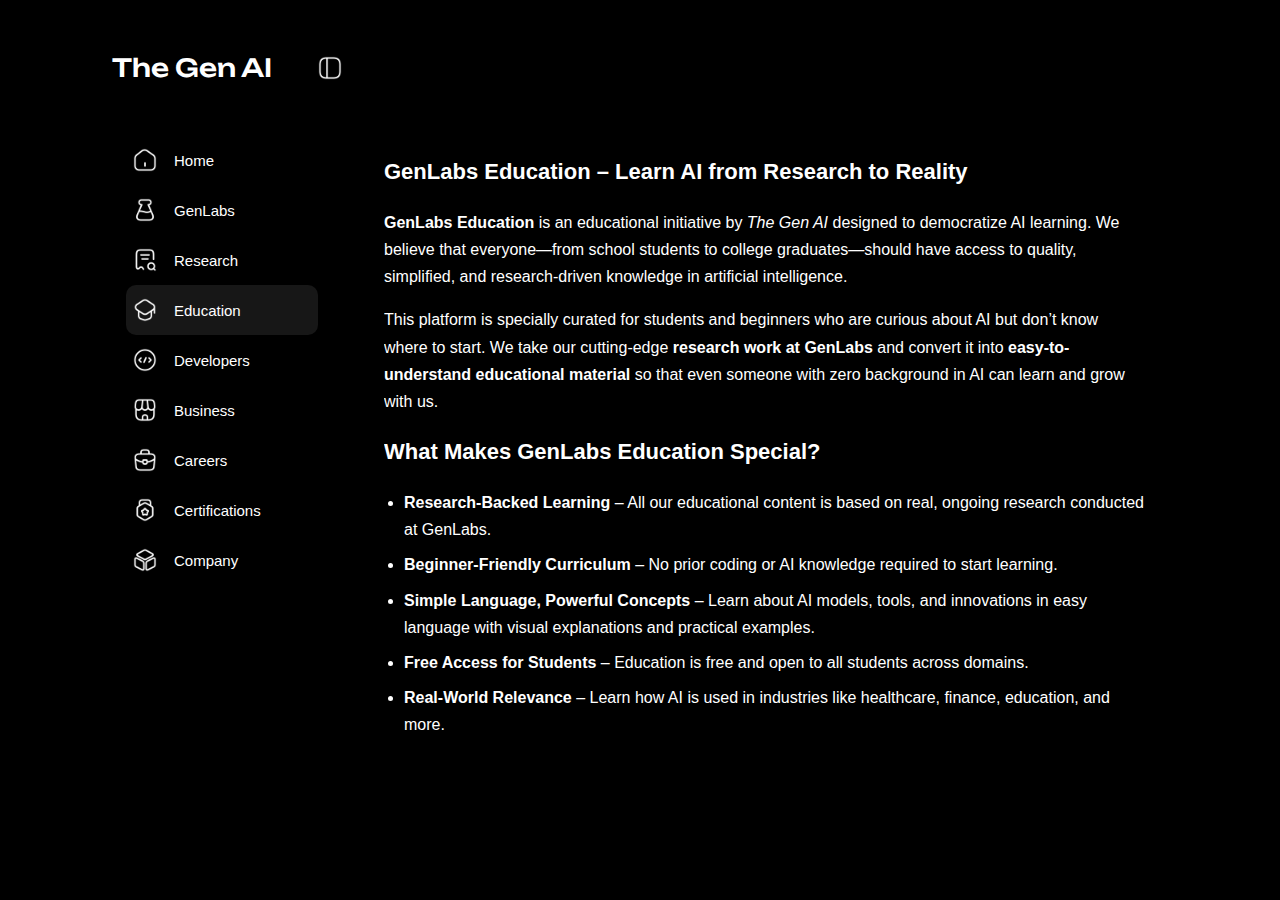
<file: education.html>
<html>
<html>
<head>
  
    <link rel="stylesheet" href="style.css">
    <title>The Gen AI</title>
</head>
<body>
    <div class="box">
        <div class="appaside" id="appaside">
            <div class="asidebar">
                <a href="index.html">
                    <div class="asidetab">
                        <div class="asideicon">
                            <img src="icon/icon1.png" alt="">
                        </div>
                        <div class="asidetext">
                            Home
                        </div>
                    </div>
                </a>
                <a href="genlabs.html">
                    <div class="asidetab">
                        <div class="asideicon">
                            <img src="icon/icon2.png" alt="">
                        </div>
                        <div class="asidetext">
                            GenLabs
                        </div>
                    </div>
                </a>
                <a href="research.html">
                    <div class="asidetab">
                        <div class="asideicon">
                            <img src="icon/icon3.png" alt="">
                        </div>
                        <div class="asidetext">
                            Research
                        </div>
                    </div>
                </a>
                <a href="education.html">
                    <div class="asidetab" id="mainpage">
                        <div class="asideicon">
                            <img src="icon/icon4.png" alt="">
                        </div>
                        <div class="asidetext">
                            Education
                        </div>
                    </div>
                </a>
                <a href="developers.html">
                    <div class="asidetab">
                        <div class="asideicon">
                            <img src="icon/icon5.png" alt="">
                        </div>
                        <div class="asidetext">
                            Developers
                        </div>
                    </div>
                </a>
                <a href="business.html">
                    <div class="asidetab">
                        <div class="asideicon">
                            <img src="icon/icon6.png" alt="">
                        </div>
                        <div class="asidetext">
                            Business
                        </div>
                    </div>
                </a>
                <a href="careers.html">
                    <div class="asidetab">
                        <div class="asideicon">
                            <img src="icon/icon7.png" alt="">
                        </div>
                        <div class="asidetext">
                            Careers
                        </div>
                    </div>
                </a>
                <a href="certifications.html">
                    <div class="asidetab">
                        <div class="asideicon">
                            <img src="icon/icon8.png" alt="">
                        </div>
                        <div class="asidetext">
                            Certifications
                        </div>
                    </div>
                </a>
                <a href="company.html">
                    <div class="asidetab">
                        <div class="asideicon">
                            <img src="icon/icon9.png" alt="">
                        </div>
                        <div class="asidetext">
                            Company
                        </div>
                    </div>
                </a>
        
            </div>
        </div>
        <div class="shadow"></div>
        <div class="nav">
            <div class="logo">
                <a href="index.html">
                    The Gen AI
                </a>
                <div class="navbtn">
                    <img src="icon/grid-4.png" id="openBtn">
                    <img src="icon/grid-4.png" id="closeBtn">

                </div>
                <div class="appnavbtn">
                    <img src="icon/grid-4.png" id="opnbtn">
                    <img src="icon/grid-4.png" id="clsbtn">

                </div>
            </div>
            <div class="spacebar"></div>
            <div class="sidenav">
               
            </div>
        </div>
        <div class="base">
            <div class="aside" id="aside">
                <div class="asidebar">
                    <a href="index.html">
                        <div class="asidetab">
                            <div class="asideicon">
                                <img src="icon/icon1.png" alt="">
                            </div>
                            <div class="asidetext">
                                Home
                            </div>
                        </div>
                    </a>
                    <a href="genlabs.html">
                        <div class="asidetab">
                            <div class="asideicon">
                                <img src="icon/icon2.png" alt="">
                            </div>
                            <div class="asidetext">
                                GenLabs
                            </div>
                        </div>
                    </a>
                    <a href="research.html">
                        <div class="asidetab">
                            <div class="asideicon">
                                <img src="icon/icon3.png" alt="">
                            </div>
                            <div class="asidetext">
                                Research
                            </div>
                        </div>
                    </a>
                    <a href="education.html">
                        <div class="asidetab" id="mainpage">
                            <div class="asideicon">
                                <img src="icon/icon4.png" alt="">
                            </div>
                            <div class="asidetext">
                                Education
                            </div>
                        </div>
                    </a>
                    <a href="developers.html">
                        <div class="asidetab">
                            <div class="asideicon">
                                <img src="icon/icon5.png" alt="">
                            </div>
                            <div class="asidetext">
                                Developers
                            </div>
                        </div>
                    </a>
                    <a href="business.html">
                        <div class="asidetab">
                            <div class="asideicon">
                                <img src="icon/icon6.png" alt="">
                            </div>
                            <div class="asidetext">
                                Business
                            </div>
                        </div>
                    </a>
                    <a href="careers.html">
                        <div class="asidetab">
                            <div class="asideicon">
                                <img src="icon/icon7.png" alt="">
                            </div>
                            <div class="asidetext">
                                Careers
                            </div>
                        </div>
                    </a>
                    <a href="certifications.html">
                        <div class="asidetab">
                            <div class="asideicon">
                                <img src="icon/icon8.png" alt="">
                            </div>
                            <div class="asidetext">
                                Certifications
                            </div>
                        </div>
                    </a>
                    <a href="company.html">
                        <div class="asidetab">
                            <div class="asideicon">
                                <img src="icon/icon9.png" alt="">
                            </div>
                            <div class="asidetext">
                                Company
                            </div>
                        </div>
                    </a>

                </div>
            </div>
            <div class="content" id="content">


                <div class="contentpage">


                    <div class="pagedoc">


                        
    <h2>GenLabs Education – Learn AI from Research to Reality</h2>

    <p><strong>GenLabs Education</strong> is an educational initiative by <em>The Gen AI</em> designed to democratize AI learning. We believe that everyone—from school students to college graduates—should have access to quality, simplified, and research-driven knowledge in artificial intelligence.</p>

    <p>This platform is specially curated for students and beginners who are curious about AI but don’t know where to start. We take our cutting-edge <strong>research work at GenLabs</strong> and convert it into <strong>easy-to-understand educational material</strong> so that even someone with zero background in AI can learn and grow with us.</p>

    <h2>What Makes GenLabs Education Special?</h2>
    <ul>
        <li><strong>Research-Backed Learning</strong> – All our educational content is based on real, ongoing research conducted at GenLabs.</li>
        <li><strong>Beginner-Friendly Curriculum</strong> – No prior coding or AI knowledge required to start learning.</li>
        <li><strong>Simple Language, Powerful Concepts</strong> – Learn about AI models, tools, and innovations in easy language with visual explanations and practical examples.</li>
        <li><strong>Free Access for Students</strong> – Education is free and open to all students across domains.</li>
        <li><strong>Real-World Relevance</strong> – Learn how AI is used in industries like healthcare, finance, education, and more.</li>
    </ul>

    <h2>Certification for Students</h2>
    <p>Once a student completes studying our research-backed educational material and passes the final assessments, we offer an official <strong>GenLabs AI Certification</strong>. This certificate verifies your learning and can be added to your resume, LinkedIn, or portfolio.</p>

    <p>Our goal is to create the next generation of AI enthusiasts and professionals who are not just consumers of AI, but creators and contributors to it.</p>

    <h2>Who Can Join?</h2>
    <p><strong>Anyone who is curious about AI!</strong> Whether you are a:</p>
    <ul>
        <li>School or college student</li>
        <li>Beginner in programming or data science</li>
        <li>Non-technical learner from commerce, arts, or humanities</li>
        <li>Educator or mentor looking to introduce AI to your classroom</li>
    </ul>

    <p>We welcome you to start your AI learning journey with GenLabs Education.</p>

    <h2>What You'll Learn</h2>
    <p>Through our educational program, you'll get hands-on knowledge of:</p>
    <ul>
        <li>What is Artificial Intelligence?</li>
        <li>How AI is changing the world</li>
        <li>Basic concepts: Machine Learning, Deep Learning, NLP, Computer Vision</li>
        <li>Latest innovations from GenLabs explained simply</li>
        <li>How to think like an AI researcher or developer</li>
    </ul>

    <h2>Our Vision</h2>
    <p>Our vision is to make AI education <strong>free, simple, and accessible</strong> to every student in the world. By turning our research into learning content, we are helping students understand the “why” and “how” behind AI—creating not just learners, but future innovators.</p>

    <h2>Get Started</h2>
    <p>Ready to dive into the world of AI? Visit our learning portal, start studying from our modules, and become part of the GenLabs Education community.</p>

    <p>For queries or partnership opportunities in education, contact us at:  
        <br>
        <br><span class="email">education@thegenai.in</span>
    </p>


                    </div>



                </div>


            </div>
        </div>
    </div>
    <script>
        const openBtn = document.getElementById('openBtn');
        const closeBtn = document.getElementById('closeBtn');
        const aside = document.getElementById('aside');
        const content = document.getElementById('content');


        openBtn.onclick = () => {
        aside.style.width = "0%";
        aside.style.opacity = "0";
        content.style.justifyContent = "center";
        content.style.width = "80%";
        aside.style.transition = "0.3s";
        content.style.transition= "0.3s";
        closeBtn.style.width = "24px";
        closeBtn.style.height = "24px";
        

        };

        closeBtn.onclick = () => {
            aside.style.width = "30%";
            aside.style.opacity = "1";

            content.style.width = "70%";
            content.style.justifyContent = "left";
            aside.style.transition = "0.3s";
            content.style.transition= "0.3s";
            closeBtn.style.width = "0px";
            closeBtn.style.height = "0px";
            };


            const opnbtn = document.getElementById('opnbtn');
        const clsbtn = document.getElementById('clsbtn');
        const appaside = document.getElementById('appaside');

        opnbtn.onclick = () => {
        appaside.style.transform = "translate(0%)";
        appaside.style.transition = "0.3s";
        clsbtn.style.width = "50px";
        clsbtn.style.height = "50px";
        };

        clsbtn.onclick = () => {
        appaside.style.transform = "translate(-100%)";
        appaside.style.transition = "0.3s";
        clsbtn.style.width = "0px";
        clsbtn.style.height = "0px";
        };




    </script>
</body>
</html>
</file>
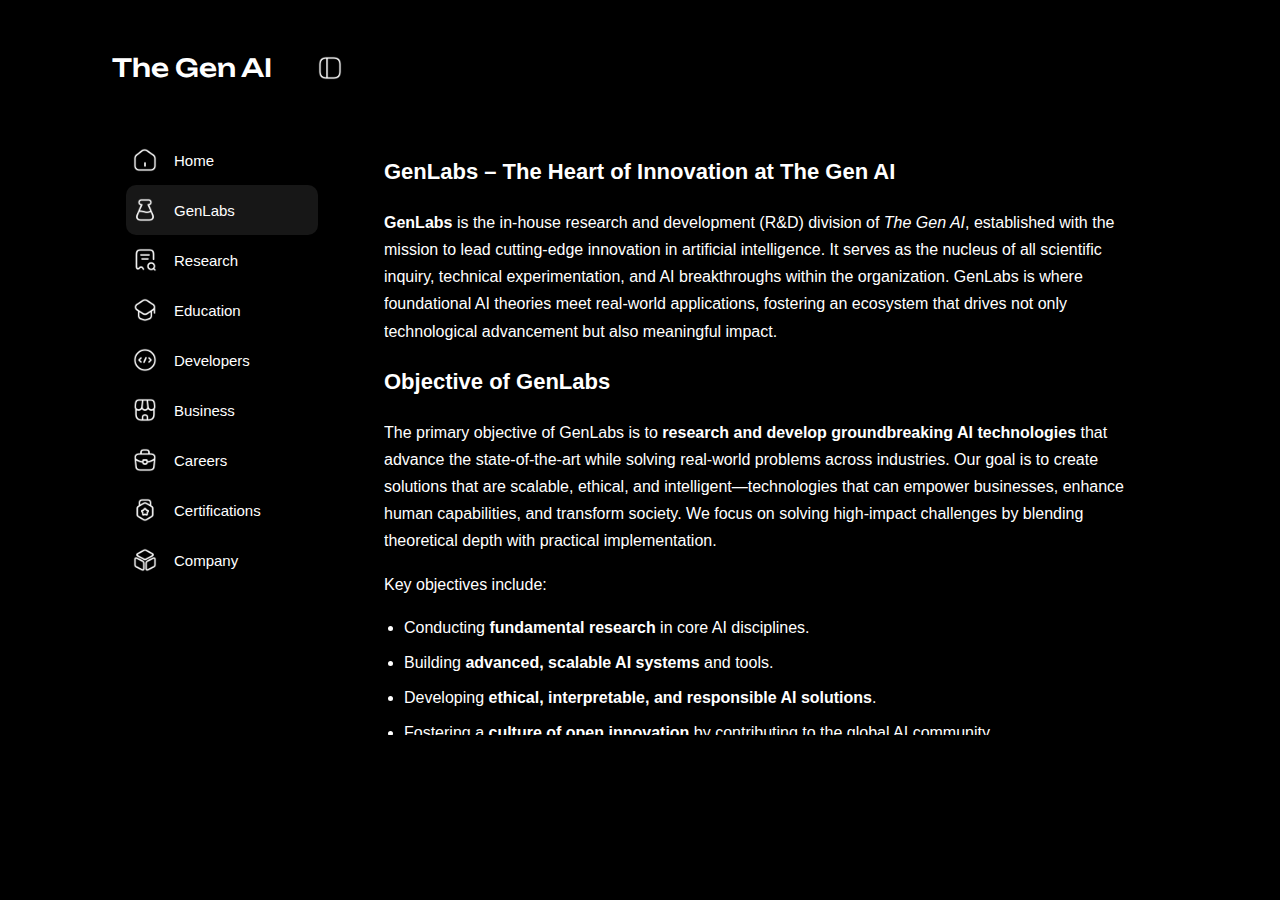
<file: genlabs.html>
<html>
<html>
<head>
  
    <link rel="stylesheet" href="style.css">
    <title>The Gen AI</title>
</head>
<body>
    <div class="box">
        <div class="appaside" id="appaside">
            <div class="asidebar">
                <a href="index.html">
                    <div class="asidetab">
                        <div class="asideicon">
                            <img src="icon/icon1.png" alt="">
                        </div>
                        <div class="asidetext">
                            Home
                        </div>
                    </div>
                </a>
                <a href="genlabs.html">
                    <div class="asidetab">
                        <div class="asideicon">
                            <img src="icon/icon2.png" alt="">
                        </div>
                        <div class="asidetext">
                            GenLabs
                        </div>
                    </div>
                </a>
                <a href="research.html">
                    <div class="asidetab">
                        <div class="asideicon">
                            <img src="icon/icon3.png" alt="">
                        </div>
                        <div class="asidetext">
                            Research
                        </div>
                    </div>
                </a>
                <a href="education.html">
                    <div class="asidetab">
                        <div class="asideicon">
                            <img src="icon/icon4.png" alt="">
                        </div>
                        <div class="asidetext">
                            Education
                        </div>
                    </div>
                </a>
                <a href="developers.html">
                    <div class="asidetab">
                        <div class="asideicon">
                            <img src="icon/icon5.png" alt="">
                        </div>
                        <div class="asidetext">
                            Developers
                        </div>
                    </div>
                </a>
                <a href="business.html">
                    <div class="asidetab">
                        <div class="asideicon">
                            <img src="icon/icon6.png" alt="">
                        </div>
                        <div class="asidetext">
                            Business
                        </div>
                    </div>
                </a>
                <a href="careers.html">
                    <div class="asidetab">
                        <div class="asideicon">
                            <img src="icon/icon7.png" alt="">
                        </div>
                        <div class="asidetext">
                            Careers
                        </div>
                    </div>
                </a>
                <a href="certifications.html">
                    <div class="asidetab">
                        <div class="asideicon">
                            <img src="icon/icon8.png" alt="">
                        </div>
                        <div class="asidetext">
                            Certifications
                        </div>
                    </div>
                </a>
                <a href="company.html">
                    <div class="asidetab" id="mainpage">
                        <div class="asideicon">
                            <img src="icon/icon9.png" alt="">
                        </div>
                        <div class="asidetext">
                            Company
                        </div>
                    </div>
                </a>
        
            </div>
        </div>
        <div class="shadow"></div>
        <div class="nav">
            <div class="logo">
                <a href="index.html">
                    The Gen AI
                </a>
                <div class="navbtn">
                    <img src="icon/grid-4.png" id="openBtn">
                    <img src="icon/grid-4.png" id="closeBtn">

                </div>
                <div class="appnavbtn">
                    <img src="icon/grid-4.png" id="opnbtn">
                    <img src="icon/grid-4.png" id="clsbtn">

                </div>
            </div>
            <div class="spacebar"></div>
            <div class="sidenav">
               
            </div>
        </div>
        <div class="base">
            <div class="aside" id="aside">
                <div class="asidebar">
                    <a href="index.html">
                        <div class="asidetab">
                            <div class="asideicon">
                                <img src="icon/icon1.png" alt="">
                            </div>
                            <div class="asidetext">
                                Home
                            </div>
                        </div>
                    </a>
                    <a href="genlabs.html">
                        <div class="asidetab" id="mainpage">
                            <div class="asideicon">
                                <img src="icon/icon2.png" alt="">
                            </div>
                            <div class="asidetext">
                                GenLabs
                            </div>
                        </div>
                    </a>
                    <a href="research.html">
                        <div class="asidetab">
                            <div class="asideicon">
                                <img src="icon/icon3.png" alt="">
                            </div>
                            <div class="asidetext">
                                Research
                            </div>
                        </div>
                    </a>
                    <a href="education.html">
                        <div class="asidetab">
                            <div class="asideicon">
                                <img src="icon/icon4.png" alt="">
                            </div>
                            <div class="asidetext">
                                Education
                            </div>
                        </div>
                    </a>
                    <a href="developers.html">
                        <div class="asidetab">
                            <div class="asideicon">
                                <img src="icon/icon5.png" alt="">
                            </div>
                            <div class="asidetext">
                                Developers
                            </div>
                        </div>
                    </a>
                    <a href="business.html">
                        <div class="asidetab">
                            <div class="asideicon">
                                <img src="icon/icon6.png" alt="">
                            </div>
                            <div class="asidetext">
                                Business
                            </div>
                        </div>
                    </a>
                    <a href="careers.html">
                        <div class="asidetab">
                            <div class="asideicon">
                                <img src="icon/icon7.png" alt="">
                            </div>
                            <div class="asidetext">
                                Careers
                            </div>
                        </div>
                    </a>
                    <a href="certifications.html">
                        <div class="asidetab">
                            <div class="asideicon">
                                <img src="icon/icon8.png" alt="">
                            </div>
                            <div class="asidetext">
                                Certifications
                            </div>
                        </div>
                    </a>
                    <a href="company.html">
                        <div class="asidetab">
                            <div class="asideicon">
                                <img src="icon/icon9.png" alt="">
                            </div>
                            <div class="asidetext">
                                Company
                            </div>
                        </div>
                    </a>

                </div>
            </div>
            <div class="content" id="content">


                <div class="contentpage">


                    <div class="pagedoc">
                        
    <h2>GenLabs – The Heart of Innovation at The Gen AI</h1>
    <p><strong>GenLabs</strong> is the in-house research and development (R&D) division of <em>The Gen AI</em>, established with the mission to lead cutting-edge innovation in artificial intelligence. It serves as the nucleus of all scientific inquiry, technical experimentation, and AI breakthroughs within the organization. GenLabs is where foundational AI theories meet real-world applications, fostering an ecosystem that drives not only technological advancement but also meaningful impact.</p>

    <h2>Objective of GenLabs</h2>
    <p>The primary objective of GenLabs is to <strong>research and develop groundbreaking AI technologies</strong> that advance the state-of-the-art while solving real-world problems across industries. Our goal is to create solutions that are scalable, ethical, and intelligent—technologies that can empower businesses, enhance human capabilities, and transform society. We focus on solving high-impact challenges by blending theoretical depth with practical implementation.</p>

    <p>Key objectives include:</p>
    <ul>
        <li>Conducting <strong>fundamental research</strong> in core AI disciplines.</li>
        <li>Building <strong>advanced, scalable AI systems</strong> and tools.</li>
        <li>Developing <strong>ethical, interpretable, and responsible AI solutions</strong>.</li>
        <li>Fostering a <strong>culture of open innovation</strong> by contributing to the global AI community.</li>
        <li>Bridging the gap between academic research and industry application.</li>
    </ul>

    <h2>Research at GenLabs</h2>
    <p>The <strong>research</strong> wing of GenLabs focuses on advancing the theoretical and conceptual foundations of artificial intelligence. Our researchers are driven by scientific curiosity and a deep desire to understand the core principles of machine learning, deep learning, natural language processing (NLP), computer vision, reinforcement learning, generative AI, and more.</p>

    <p>This includes:</p>
    <ul>
        <li>Publishing peer-reviewed papers in top-tier AI conferences (e.g., NeurIPS, ICML, CVPR).</li>
        <li>Developing proprietary AI models, algorithms, and training architectures.</li>
        <li>Exploring interdisciplinary research, merging AI with neuroscience, cognitive science, and data ethics.</li>
        <li>Collaborating with global academic institutions and AI think tanks to stay at the frontier of innovation.</li>
        <li>Investigating areas such as <strong>explainable AI (XAI)</strong>, <strong>multi-modal learning</strong>, <strong>zero-shot learning</strong>, <strong>prompt engineering</strong>, and <strong>AGI (Artificial General Intelligence)</strong>.</li>
    </ul>

    <p>Our research team operates independently to question, hypothesize, and innovate without the immediate constraint of product timelines—enabling true blue-sky thinking.</p>

    <h2>Development at GenLabs</h2>
    <p>While the research team uncovers new possibilities, the <strong>development</strong> wing of GenLabs ensures these possibilities turn into practical, scalable products. The development unit translates theoretical models into functioning prototypes, APIs, platforms, and commercial solutions.</p>

    <p>This includes:</p>
    <ul>
        <li>Engineering deployable AI tools, SDKs, and APIs for internal and external use.</li>
        <li>Creating proprietary platforms that leverage GenLabs’ research—such as custom LLMs, AI copilots, or intelligent automation systems.</li>
        <li>Conducting rigorous testing, optimization, and validation of AI models for performance, safety, and ethical standards.</li>
        <li>Working in tandem with the product and business teams to integrate innovations into market-ready solutions.</li>
        <li>Focusing on infrastructure development for large-scale AI training, fine-tuning, and inference across cloud and edge devices.</li>
    </ul>

    <p>The development team at GenLabs ensures that every line of research has a pathway to impact—ensuring scalability, usability, and relevance in diverse business contexts.</p>

    <h2>Future Plans of GenLabs</h2>
    <p>Looking forward, GenLabs is committed to becoming a global leader in AI research and technology development. Our future roadmap includes:</p>
    <ul>
        <li>Launching <strong>GenLabs Fellowship Programs</strong> for AI researchers and scholars.</li>
        <li>Opening <strong>collaborative research hubs</strong> in partnership with universities and government bodies.</li>
        <li>Expanding into <strong>AI hardware-software co-design</strong>, enabling efficient on-device AI performance.</li>
        <li>Building a <strong>proprietary foundation model</strong> that competes with or complements existing large-scale models like GPT, Gemini, or Claude—tailored for domain-specific intelligence.</li>
        <li>Investing in <strong>quantum computing research</strong> for AI acceleration.</li>
        <li>Scaling our efforts in <strong>AI ethics, fairness, and governance</strong>, with plans to create an in-house Ethics Council.</li>
    </ul>

    <p>We also aim to contribute more to <strong>open-source AI frameworks</strong>, support community-driven innovation, and participate in global AI policy-making to ensure safe and inclusive AI growth.</p>

    <h2>Conclusion</h2>
    <p><strong>GenLabs</strong> is more than just a department—it is a vision in motion. As the R&D powerhouse of The Gen AI, GenLabs embodies the spirit of relentless innovation. By maintaining a robust separation between deep research and agile development, yet fostering collaboration between the two, GenLabs ensures that theoretical breakthroughs can be harnessed to build transformative products. With a strong mission, ambitious objectives, and a forward-looking strategy, GenLabs is well-positioned to shape the next generation of artificial intelligence.</p>

                    </div>




                    
                </div>


            </div>
        </div>
    </div>
    <script>
        const openBtn = document.getElementById('openBtn');
        const closeBtn = document.getElementById('closeBtn');
        const aside = document.getElementById('aside');
        const content = document.getElementById('content');


        openBtn.onclick = () => {
        aside.style.width = "0%";
        aside.style.opacity = "0";
        content.style.justifyContent = "center";
        content.style.width = "80%";
        aside.style.transition = "0.3s";
        content.style.transition= "0.3s";
        closeBtn.style.width = "24px";
        closeBtn.style.height = "24px";
        

        };

        closeBtn.onclick = () => {
            aside.style.width = "30%";
            aside.style.opacity = "1";

            content.style.width = "70%";
            content.style.justifyContent = "left";
            aside.style.transition = "0.3s";
            content.style.transition= "0.3s";
            closeBtn.style.width = "0px";
            closeBtn.style.height = "0px";
            };


            const opnbtn = document.getElementById('opnbtn');
        const clsbtn = document.getElementById('clsbtn');
        const appaside = document.getElementById('appaside');

        opnbtn.onclick = () => {
        appaside.style.transform = "translate(0%)";
        appaside.style.transition = "0.3s";
        clsbtn.style.width = "50px";
        clsbtn.style.height = "50px";
        };

        clsbtn.onclick = () => {
        appaside.style.transform = "translate(-100%)";
        appaside.style.transition = "0.3s";
        clsbtn.style.width = "0px";
        clsbtn.style.height = "0px";
        };




    </script>
</body>
</html>
</file>
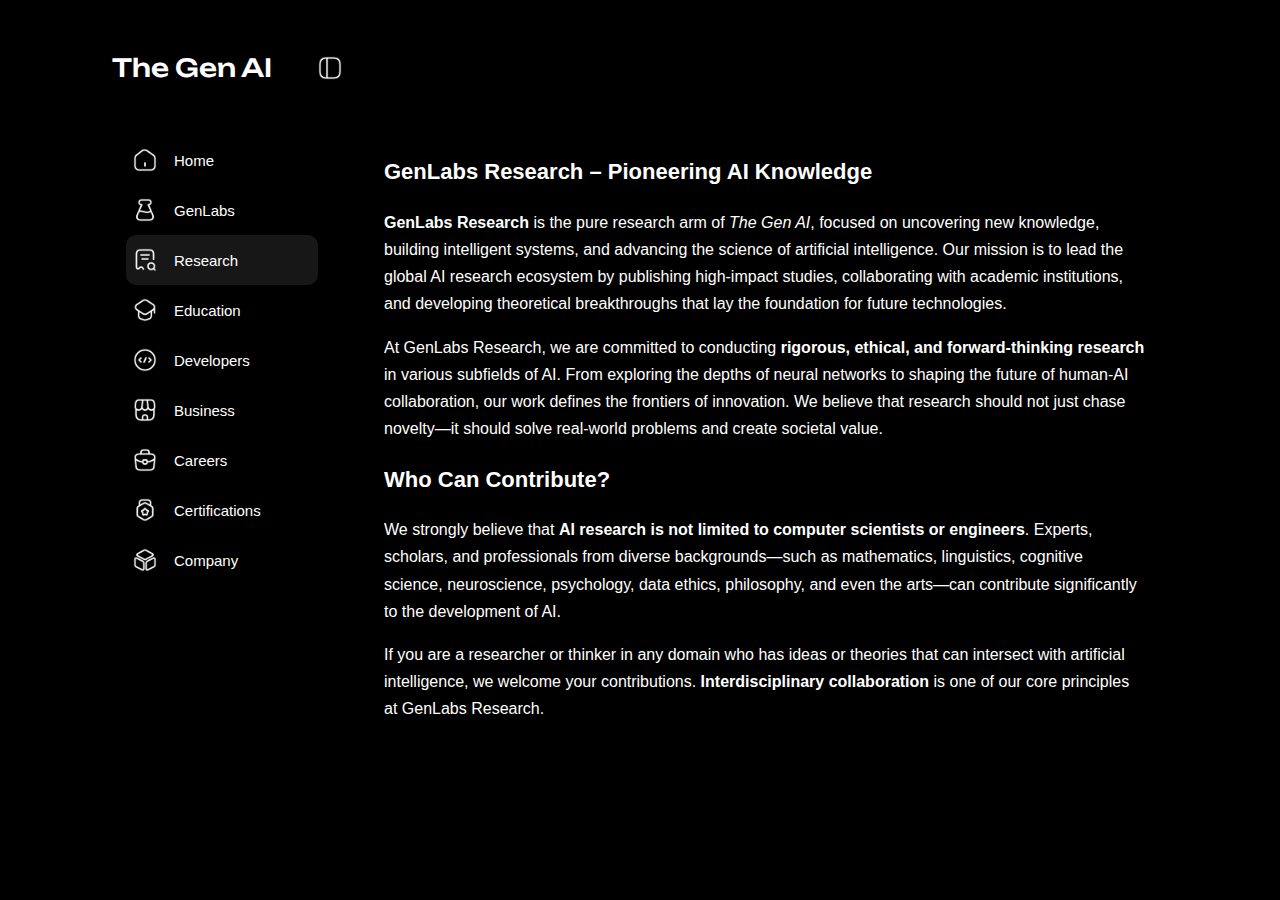
<file: research.html>
<html>
<html>
<head>
  
    <link rel="stylesheet" href="style.css">
    <title>The Gen AI</title>
</head>
<body>
    <div class="box">
        <div class="appaside" id="appaside">
            <div class="asidebar">
                <a href="index.html">
                    <div class="asidetab">
                        <div class="asideicon">
                            <img src="icon/icon1.png" alt="">
                        </div>
                        <div class="asidetext">
                            Home
                        </div>
                    </div>
                </a>
                <a href="genlabs.html">
                    <div class="asidetab">
                        <div class="asideicon">
                            <img src="icon/icon2.png" alt="">
                        </div>
                        <div class="asidetext">
                            GenLabs
                        </div>
                    </div>
                </a>
                <a href="research.html">
                    <div class="asidetab">
                        <div class="asideicon">
                            <img src="icon/icon3.png" alt="">
                        </div>
                        <div class="asidetext">
                            Research
                        </div>
                    </div>
                </a>
                <a href="education.html">
                    <div class="asidetab">
                        <div class="asideicon">
                            <img src="icon/icon4.png" alt="">
                        </div>
                        <div class="asidetext">
                            Education
                        </div>
                    </div>
                </a>
                <a href="developers.html">
                    <div class="asidetab">
                        <div class="asideicon">
                            <img src="icon/icon5.png" alt="">
                        </div>
                        <div class="asidetext">
                            Developers
                        </div>
                    </div>
                </a>
                <a href="business.html">
                    <div class="asidetab">
                        <div class="asideicon">
                            <img src="icon/icon6.png" alt="">
                        </div>
                        <div class="asidetext">
                            Business
                        </div>
                    </div>
                </a>
                <a href="careers.html">
                    <div class="asidetab">
                        <div class="asideicon">
                            <img src="icon/icon7.png" alt="">
                        </div>
                        <div class="asidetext">
                            Careers
                        </div>
                    </div>
                </a>
                <a href="certifications.html">
                    <div class="asidetab">
                        <div class="asideicon">
                            <img src="icon/icon8.png" alt="">
                        </div>
                        <div class="asidetext">
                            Certifications
                        </div>
                    </div>
                </a>
                <a href="company.html">
                    <div class="asidetab" id="mainpage">
                        <div class="asideicon">
                            <img src="icon/icon9.png" alt="">
                        </div>
                        <div class="asidetext">
                            Company
                        </div>
                    </div>
                </a>
        
            </div>
        </div>
        <div class="shadow"></div>
        <div class="nav">
            <div class="logo">
                <a href="index.html">
                    The Gen AI
                </a>
                <div class="navbtn">
                    <img src="icon/grid-4.png" id="openBtn">
                    <img src="icon/grid-4.png" id="closeBtn">

                </div>
                <div class="appnavbtn">
                    <img src="icon/grid-4.png" id="opnbtn">
                    <img src="icon/grid-4.png" id="clsbtn">

                </div>
            </div>
            <div class="spacebar"></div>
            <div class="sidenav">
               
            </div>
        </div>
        <div class="base">
            <div class="aside" id="aside">
                <div class="asidebar">
                    <a href="index.html">
                        <div class="asidetab">
                            <div class="asideicon">
                                <img src="icon/icon1.png" alt="">
                            </div>
                            <div class="asidetext">
                                Home
                            </div>
                        </div>
                    </a>
                    <a href="genlabs.html">
                        <div class="asidetab">
                            <div class="asideicon">
                                <img src="icon/icon2.png" alt="">
                            </div>
                            <div class="asidetext">
                                GenLabs
                            </div>
                        </div>
                    </a>
                    <a href="research.html">
                        <div class="asidetab" id="mainpage">
                            <div class="asideicon">
                                <img src="icon/icon3.png" alt="">
                            </div>
                            <div class="asidetext">
                                Research
                            </div>
                        </div>
                    </a>
                    <a href="education.html">
                        <div class="asidetab">
                            <div class="asideicon">
                                <img src="icon/icon4.png" alt="">
                            </div>
                            <div class="asidetext">
                                Education
                            </div>
                        </div>
                    </a>
                    <a href="developers.html">
                        <div class="asidetab">
                            <div class="asideicon">
                                <img src="icon/icon5.png" alt="">
                            </div>
                            <div class="asidetext">
                                Developers
                            </div>
                        </div>
                    </a>
                    <a href="business.html">
                        <div class="asidetab">
                            <div class="asideicon">
                                <img src="icon/icon6.png" alt="">
                            </div>
                            <div class="asidetext">
                                Business
                            </div>
                        </div>
                    </a>
                    <a href="careers.html">
                        <div class="asidetab">
                            <div class="asideicon">
                                <img src="icon/icon7.png" alt="">
                            </div>
                            <div class="asidetext">
                                Careers
                            </div>
                        </div>
                    </a>
                    <a href="certifications.html">
                        <div class="asidetab">
                            <div class="asideicon">
                                <img src="icon/icon8.png" alt="">
                            </div>
                            <div class="asidetext">
                                Certifications
                            </div>
                        </div>
                    </a>
                    <a href="company.html">
                        <div class="asidetab">
                            <div class="asideicon">
                                <img src="icon/icon9.png" alt="">
                            </div>
                            <div class="asidetext">
                                Company
                            </div>
                        </div>
                    </a>

                </div>
            </div>
            <div class="content" id="content">


                <div class="contentpage">




                    <div class="pagedoc">
                        
    <h2>GenLabs Research – Pioneering AI Knowledge</h2>
    <p><strong>GenLabs Research</strong> is the pure research arm of <em>The Gen AI</em>, focused on uncovering new knowledge, building intelligent systems, and advancing the science of artificial intelligence. Our mission is to lead the global AI research ecosystem by publishing high-impact studies, collaborating with academic institutions, and developing theoretical breakthroughs that lay the foundation for future technologies.</p>

    <p>At GenLabs Research, we are committed to conducting <strong>rigorous, ethical, and forward-thinking research</strong> in various subfields of AI. From exploring the depths of neural networks to shaping the future of human-AI collaboration, our work defines the frontiers of innovation. We believe that research should not just chase novelty—it should solve real-world problems and create societal value.</p>

    <h2>Who Can Contribute?</h2>
    <p>We strongly believe that <strong>AI research is not limited to computer scientists or engineers</strong>. Experts, scholars, and professionals from diverse backgrounds—such as mathematics, linguistics, cognitive science, neuroscience, psychology, data ethics, philosophy, and even the arts—can contribute significantly to the development of AI.</p>

    <p>If you are a researcher or thinker in any domain who has ideas or theories that can intersect with artificial intelligence, we welcome your contributions. <strong>Interdisciplinary collaboration</strong> is one of our core principles at GenLabs Research.</p>

    <p>To submit your research papers, proposals, or ongoing work, please email us at:  
        <br>
        <br><span class="email">research@thegenai.in</span>
    </p>

    <h2>Focus Areas of Research</h2>
    <p>Our research team actively works on advancing several key areas of artificial intelligence, including but not limited to:</p>
    <ul>
        <li><strong>Machine Learning</strong> – Supervised, unsupervised, and reinforcement learning algorithms.</li>
        <li><strong>Deep Learning</strong> – Convolutional, recurrent, and transformer-based architectures.</li>
        <li><strong>Natural Language Processing (NLP)</strong> – Language modeling, semantic analysis, multilingual systems, and LLMs.</li>
        <li><strong>Computer Vision</strong> – Image recognition, video analytics, and multi-modal learning.</li>
        <li><strong>Generative AI</strong> – Text, image, audio, and code generation using advanced generative models.</li>
        <li><strong>Explainable & Ethical AI</strong> – Building interpretable systems that align with human values.</li>
        <li><strong>AI & Society</strong> – Studying the impact of AI on privacy, ethics, policy, and humanity.</li>
        <li><strong>Interdisciplinary AI</strong> – Collaborating across fields like neuroscience, education, and philosophy.</li>
    </ul>

    <h2>Academic Collaborations & Open Research</h2>
    <p>GenLabs Research actively seeks partnerships with universities, independent scholars, and public research bodies. We believe in a future where knowledge is open, collaborative, and inclusive. Our team frequently contributes to international journals and conferences, and we welcome academic outreach for co-authored research and thesis mentorship.</p>

    <h2>Join the Research Movement</h2>
    <p>Whether you’re a seasoned academic, an independent researcher, or a student with a big idea—we invite you to be a part of GenLabs Research. Let’s work together to push the boundaries of what artificial intelligence can achieve.</p>

    <p>For research submissions or collaboration opportunities, please contact us at:  
        <br>
        <br><span class="email">research@thegenai.in</span>
        <br>
    </p>

                    </div>




                </div>


            </div>
        </div>
    </div>
    <script>
        const openBtn = document.getElementById('openBtn');
        const closeBtn = document.getElementById('closeBtn');
        const aside = document.getElementById('aside');
        const content = document.getElementById('content');


        openBtn.onclick = () => {
        aside.style.width = "0%";
        aside.style.opacity = "0";
        content.style.justifyContent = "center";
        content.style.width = "80%";
        aside.style.transition = "0.3s";
        content.style.transition= "0.3s";
        closeBtn.style.width = "24px";
        closeBtn.style.height = "24px";
        

        };

        closeBtn.onclick = () => {
            aside.style.width = "30%";
            aside.style.opacity = "1";

            content.style.width = "70%";
            content.style.justifyContent = "left";
            aside.style.transition = "0.3s";
            content.style.transition= "0.3s";
            closeBtn.style.width = "0px";
            closeBtn.style.height = "0px";
            };


            const opnbtn = document.getElementById('opnbtn');
        const clsbtn = document.getElementById('clsbtn');
        const appaside = document.getElementById('appaside');

        opnbtn.onclick = () => {
        appaside.style.transform = "translate(0%)";
        appaside.style.transition = "0.3s";
        clsbtn.style.width = "50px";
        clsbtn.style.height = "50px";
        };

        clsbtn.onclick = () => {
        appaside.style.transform = "translate(-100%)";
        appaside.style.transition = "0.3s";
        clsbtn.style.width = "0px";
        clsbtn.style.height = "0px";
        };




    </script>
</body>
</html>
</file>
<file: style.css>
@import url('https://fonts.googleapis.com/css2?family=Anta&family=Poppins:ital,wght@0,100;0,200;0,300;0,400;0,500;0,600;0,700;0,800;0,900;1,100;1,200;1,300;1,400;1,500;1,600;1,700;1,800;1,900&family=Unbounded:wght@200..900&display=swap');

body{
    margin: 0;
    padding: 0;
    box-sizing: border-box;
    font-family: 'Segoe UI', Tahoma, Geneva, Verdana, sans-serif;
    color: white;
    background: black;
}
.appnavbtn{
    width: 0px;
    height: 0px;
    overflow: hidden;

}
.appaside{
    position: absolute;
    backdrop-filter: blur(50px);
    width: 100%;
    height: 100%;
    margin-top: 15%;
    display: flex;
    align-items: center;
    justify-content: center;
    flex-wrap: wrap;
    overflow: hidden;
    transition: 0.3s;
    z-index: 1;
    transform: translateX(-100%);
}
.appaside .asidebar{
    width: 90%;
    height: 90%;
    margin-top: 10%;
}

.appaside .asidetab{
    width: 95%;
    height: 150px;
    border-radius: 20px;
}
.appaside .asidetab .asideicon img{
    width: 50px;
    height: 50px;
}
.appaside .asidetab .asidetext{
    font-size: 50px;
    font-weight: 300;
    padding-left: 20px;
}
.box{
    width: 100%;
    height: 100%;
}
/* .shadow{
    position: absolute;
    width: 500px;
    height: 500px;
    border-radius: 100%;
    background: white;
    filter: blur(300px);
    right: -200px;
    top: -350px;
} */
.nav{
    width: 100%;
    height: 15%;
    display: flex;
}
.logo{
    width: 30%;
    height: 100%;
    display: flex;
    align-items: center;
    justify-content: center;
    flex-wrap: wrap;
    font-size: 25px;
    font-weight: 500;
    font-family: "Unbounded", sans-serif;
    font-style: normal;
}
.logo a{
    position: absolute;
}
.navbtn{
    width:300px;
    display: flex;
    align-items: center;
    justify-content: right;
    flex-wrap: wrap;
}
.navbtn img{
    position: absolute;
    width: 24px;
    height: 24px;
    transition: 0.3s;
    cursor: pointer;
    opacity: 1;
}
#closeBtn{
width: 0px;
height: 0px;
}
.navbtn img:hover{
    opacity: 0.3;
    transition: 0.3s;
}

.spacebar{
    width: 50%;
    height: 100%;
}
.sidenav{
    width: 20%;
    height: 100%;
}
.sidenavtab{
    width: 50%;
    height: 100%;
    display: flex;
}
.sidenavicon{
    width: 50%;
    height: 100%;
    display: flex;
    align-items: center;
    justify-content: center;
    flex-wrap: wrap;
}
.sidenavicon img{
width: 32px;
height: 32px;
cursor: pointer;

}
.sidenavicon:nth-child(2) img{
    width: 28px;
    height: 28px;
}
.base{
    width: 100%;
    height: 85%;
    display: flex;
    align-items: center;
    justify-content: center;
    flex-wrap: wrap;
}
.aside{
    width: 30%;
    height: 100%;
    display: flex;
    align-items: center;
    justify-content: center;
    flex-wrap: wrap;
    overflow: hidden;
    transition: 0.3s;
}
.asidebar{
    width: 50%;
    height: 100%;
    padding-left: 60px;
}
a{
    text-decoration: none;
    cursor: pointer;
    color: white;
}
.asidetab{
    width: 100%;
    height: 50px;
    display: flex;
    cursor: pointer;
    border-radius: 10px;
    transition: 0.3s;
}
#mainpage{
    background: rgba(255, 255, 255, 0.09);
    font-weight: 600;
}
#mainpage:hover{
    opacity: 1;
    transform: translateX(0px);
    transition: 0.1s;
}
.asidetab:hover{
    opacity: 0.3;
    transform: translateX(10px);
    transition: 0.1s;
}
.asidetab img{
width: 24px;
height: 24px;
}
.asideicon{
    width: 20%;
    height: 100%;
    display: flex;
    align-items: center;
    justify-content: center;
    flex-wrap: wrap;
}
.asidetext{
    width: 75%;
    height: 100%;
    padding-left: 5%;
    font-size: 15px;
    font-weight: 500;
    display: flex;
    align-items: center;
    justify-content: left;
    flex-wrap: wrap;

}
.content{
    width: 70%;
    height: 100%;
    display: flex;
    justify-content: left;
    flex-wrap: wrap;
    transition: 0.3s;
}
::-webkit-scrollbar{
    width: 0px;
}
.homepage{
    width: 85%;
    height: 580px;
    overflow-y: scroll;
    padding-bottom: 20px;
}
.contentpage{
    width: 85%;
    height: 580px;
    overflow-y: scroll;
    padding-bottom: 20px;
    line-height: 1.7;
}
.home1{
    width: 100%;
    display: flex;
    align-items: center;
    justify-content: center;
    flex-wrap: wrap;
}
.presentertab{
    width: 180px;
    height: 30px;
    display: flex;
    align-items: center;
    justify-content: center;
    flex-wrap: wrap;
    font-size: 12px;
    font-weight: 300px;
    border-radius: 100px;
    border: 1px solid rgba(255, 255, 255, 0.7);
}
.brandname{
    width: 100%;
    padding-top: 30px;
    display: flex;
    align-items: left;
    justify-content: center;
    flex-wrap: wrap;
    text-align: center;
    font-size: 100px;
    font-weight: 500;
    font-family: "Unbounded", sans-serif;
    font-style: normal;
    /* background: blue; */
}
.brandtagline{
    width: 100%;
    padding-top: 5px;
    display: flex;
    align-items: center;
    justify-content: center;
    flex-wrap: wrap;
    text-align: center;
    font-size: 50px;
    font-weight: 400;
    font-family: "Unbounded", sans-serif;
    font-style: normal;
    /* background: grey; */
}
.brandinfo{
    width: 100%;
    padding-top: 20px;
    font-size: 15px;
    font-weight: 300;
    text-align: center;
}
.brandbtnbox{
    width: 100%;
    padding-top: 20px;
    display: flex;
    align-items: center;
    justify-content: center;
    flex-wrap: wrap;
}
.brandbtn{
    cursor: pointer;
    font-weight: 500;
    width: 200px;
    height: 50px;
    margin: 10px;
    border-radius: 100px;
    display: flex;
    align-items: center;
    justify-content: center;
    flex-wrap: wrap;
    border: 1px solid rgba(255, 255, 255, 0.7);
}
.brandbtn1{
    width: 190px;
    height: 50px;
    font-weight: 500;
    margin: 10px;
    border-radius: 100px;
    display: flex;
    align-items: center;
    justify-content: center;
    flex-wrap: wrap;
    color: black;
    background: white;
    border: 1px solid rgba(255, 255, 255, 1);

}
.brandbtn1 .brandbtnicon{
    padding-right: 12px;
}
.brandbtnicon{
    padding-right: 20px;
}
.brandbtnicon img{
    width: 24px;
    height: 24px;
}
.headline{
    font-size: 25px;
}


@media screen and (max-width: 1100px){

    .aside{
        position: absolute;
        width: 0%;
        height: 0%;
        z-index: 1;
        left: 0;
        top: 15%;
    }
    .appnavbtn{
        width: 200px;
        height: 100%;
        position: absolute;
        right: 0;
        display: flex;
        align-items: center;
        justify-content: center;
        flex-wrap: wrap;
    }
    #opnbtn{
        width: 50px;
        height: 50px;
    }
    #clsbtn{
        position: absolute;
        width: 0px;
        height: 0px;
    }
    .content{
        position: absolute;
        width: 100%;
        height: 90%;
        top: 10%;
        display: flex;
        justify-content: center;
        flex-wrap: wrap;
    }

    #openBtn{
        width: 0px;
        height: 0px;
    }
    #closeBtn{
        width: 0px;
        height: 0px;
    }





    .nav{
        width: 100%;
        height: 10%;
    }             
    .logo{
        width: 100%;
        height: 100%;
        font-size: 50px;
    }   
    .spacebar{
        width: 0%;
        height: 0%;
    }
    .sidenav{
        width: 0%;
        height: 0%;
    }
    .presentertab{
        transform: scale(3) translateY(20px);
    }
    .brandname{
        transform: translateY(150px);
    }
    .brandtagline{
        transform: translateY(180px);
    }
    .brandinfo{
        transform: translateY(150px);
        font-size: 40px;
        padding: 70px;
    }
    .homepage{
        width: 100%;
        height: 100%;
        transform: translateY(-150px);
        display: flex;
        align-items: center;
        justify-content: center;
        flex-wrap: wrap;
    }
    .contentpage{
        padding-left: 70px;
        padding-right: 70px;
        padding-bottom: 70px;
        width: 100%;
        height: 100%;
    }
    .brandbtnbox{
        transform: translateY(150px);
        width: 100%;
        padding-top: 20px;
        display: flex;
        align-items: center;
        justify-content: center;
        flex-wrap: wrap;
        font-size: 40px;
    }
    .brandbtnbox a{
        width: 100%;
        height: 50%;
        display: flex;
        align-items: center;
        justify-content: center;
        flex-wrap: wrap;
    }
    .brandbtn{
        cursor: pointer;
        font-weight: 500;
        width: 70%;
        height: 100px;
        margin: 30px;
        border-radius: 100px;
        display: flex;
        align-items: center;
        justify-content: center;
        flex-wrap: wrap;
        border: 1px solid rgba(255, 255, 255, 1);
    }
    .brandbtn1{
        cursor: pointer;
        font-weight: 500;
        width: 70%;
        height: 100px;
        margin: 10px;
        border-radius: 100px;
        display: flex;
        align-items: center;
        justify-content: center;
        flex-wrap: wrap;
        border: 1px solid rgba(255, 255, 255, 1);
    }
    .brandbtnicon{
        padding-right: 50px;
    }
    .brandbtnicon img{
        width: 50px;
        height: 50px;
    }
    


}
.contentpage{

    h1 {
        font-size: 28px;
        margin-bottom: 20px;
    }
    h2 {
        font-size: 22px;
    }
    p {
        margin-bottom: 16px;
        font-size: 16px;
    }
    ul {
        margin-bottom: 16px;
        padding-left: 20px;

    }
    ul li {
        margin-bottom: 8px;

    }
    .email {
        font-weight: bold;
        color: #0056b3;
        cursor: pointer;
        padding: 5px 20px;
        border-radius: 50px;
        border: 1px solid rgba(255, 255, 255, 0.7);
    }
}
</file>
